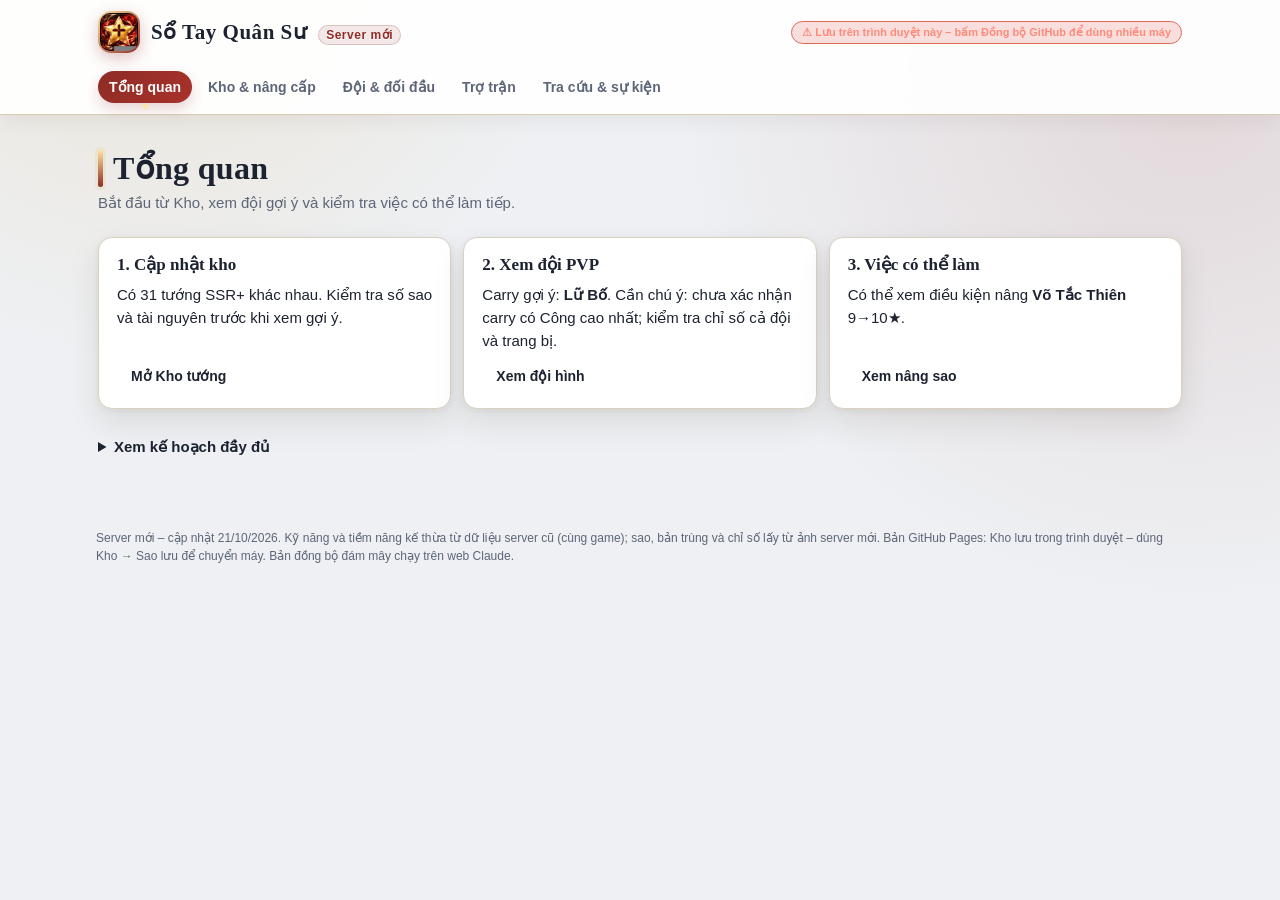
<file: index.html>
<!doctype html>
<html lang="vi">
<head>
<meta charset="utf-8">
<meta name="viewport" content="width=device-width, initial-scale=1, viewport-fit=cover">
<title>Sổ Tay Quân Sư S2</title>
<meta name="theme-color" content="#17130f">
<link rel="icon" href="assets/images/site-icon-fantasy.jpg">
<link rel="stylesheet" href="style.css?v=0eb19499">
</head>
<body>

<header>
  <div class="bar">
    <div class="brand"><div class="seal"><img src="[data-uri]" alt="Biểu tượng Tam Quốc Tứ Thời Ca"></div><h1>Sổ Tay Quân Sư <small style="font:600 12px var(--body);color:var(--muted)">Server mới</small></h1></div><span class="sync" id="kSync2" style="margin-left:10px;font-size:11px">Đang tải…</span>
    <button class="nav-toggle" id="nav-toggle" type="button" aria-controls="app-nav" aria-expanded="false">Menu <span id="nav-current">Tổng quan</span></button>
    <div class="nav-backdrop" id="nav-backdrop" hidden></div>
    <nav id="app-nav" role="tablist" aria-label="Nhóm chức năng">
      <button id="nav-close" type="button">Đóng menu</button>
      <button role="tab" id="t-plan" aria-selected="true" data-tab="plan">Tổng quan</button>
      <button role="tab" id="t-kho-nangcap" aria-selected="false" data-tab="kho-nangcap">Kho &amp; nâng cấp</button>
      <button role="tab" id="t-doi-doidau" aria-selected="false" data-tab="doi-doidau">Đội &amp; đối đầu</button>
      <button role="tab" id="t-trotran" aria-selected="false" data-tab="trotran">Trợ trận</button>
      <button role="tab" id="t-tracuu" aria-selected="false" data-tab="tracuu">Tra cứu &amp; sự kiện</button>
    </nav>
  </div>
</header>
<main>
  <div class="subnav" id="subnav" hidden role="group"></div>
  <section id="plan">
    <h2>Tổng quan</h2>
    <p class="lead">Bắt đầu từ Kho, xem đội gợi ý và kiểm tra việc có thể làm tiếp.</p>
    <div id="planBox"><p class="meta">Đang tính…</p></div>
  </section>

  <section id="doi" hidden>
    <h2>Đội hình tối ưu</h2>
    <p class="lead">Xếp theo tiềm năng tối đa (đủ sao và Nhập Thánh). Bấm vào tướng để xem chi tiết kỹ năng.</p>
    <div class="modes" id="modes"></div>
    <div class="khobar" style="margin:8px 0"><button class="btn ghost" id="exTeam">Tải ảnh đội hình</button><span class="meta" id="exMsg"></span></div>
    <div id="teamview"></div>
    <div class="panel" id="teamOpt" style="margin-top:18px"></div>
    <div class="panel" id="teamLate" style="margin-top:18px"></div>
    <div class="panel" id="teamAlt" style="margin-top:18px"></div>
    <div class="panel" id="teamRadar" style="margin-top:18px"></div>
  </section>

  <section id="tuong" hidden>
    <h2>Danh sách tướng</h2>
    <p class="lead">Điểm 1–5 theo tiềm năng tối đa, do Claude chấm dựa trên mô tả kỹ năng trong ảnh, không phải số liệu của game.</p>
    <div class="tools">
      <input id="q" type="search" placeholder="Tìm tướng hoặc từ khóa kỹ năng (ví dụ: Nộ, choáng, khiên)" aria-label="Tìm tướng">
      <select id="sort" aria-label="Sắp xếp">
        <option value="tong">Sắp xếp: Tổng điểm</option>
        <option value="pvp">Sắp xếp: PVP</option>
        <option value="boss">Sắp xếp: Boss</option>
        <option value="pve">Sắp xếp: PVE</option>
        <option value="sao">Sắp xếp: Sao hiện tại</option>
        <option value="name">Sắp xếp: Tên</option>
      </select>
    </div>
    <div class="filters" id="filters"></div>
    <div class="grid" id="grid"></div>
    <div class="panel" id="cmpPanel" style="margin-top:18px">
      <h3>So sánh hai tướng</h3><p class="meta">Chọn 2 tướng, hoặc mở chi tiết một tướng rồi bấm "So sánh".</p>
      <div class="tools">
        <label for="analysis-hero1">Tướng 1</label><select id="analysis-hero1" aria-label="Chọn tướng thứ nhất"></select>
        <label for="analysis-hero2">Tướng 2</label><select id="analysis-hero2" aria-label="Chọn tướng thứ hai"></select>
      </div>
      <div id="analysis-compare" aria-live="polite"></div>
    </div>
  </section>


  <section id="vs" hidden>
    <h2>Đối đầu</h2>
    <p class="lead">Nhập tướng địch theo ô (1–3 hàng trước, 4–6 hàng sau). File phân loại vai trò và gợi ý đội khắc chế từ kho của bạn. Đây là gợi ý theo luật rút ra từ kỹ năng, không phải mô phỏng trận.</p>
    <div class="khobar"><label for="vsMode">Phụ bản</label><select id="vsMode"></select></div>
    <div class="panel" id="vsModeInfo" style="margin:8px 0 12px;padding:12px 14px"></div>
    <div class="khobar" id="vsCond" hidden><span>Điều kiện sao:</span>
      <label>Tử vong tối đa <select id="vsDeath"><option value="">không</option><option>0</option><option>1</option><option>2</option><option>3</option></select></label>
      <label>Tối đa <select id="vsPheMax"><option value="">–</option><option>0</option><option>1</option><option>2</option><option>3</option><option>4</option><option>5</option></select> tướng phe <select id="vsPhe"><option>3Q</option><option>Hán</option><option>Tần</option><option>Đường</option></select></label>
      <input id="vsCondTxt" placeholder="Điều kiện khác (ghi chú)" style="flex:1;min-width:140px"></div>
    <div class="khobar" id="vsWave" hidden><label for="vsN">Số tướng được ra trận</label><select id="vsN">${""}</select>
      <span>Ô có Buff:</span><span id="vsBuff"></span><input id="vsBuffTxt" placeholder="Buff là gì? (tùy chọn)" style="flex:1;min-width:160px"></div>
    <div class="khobar ocr" hidden><button class="btn" id="ocrPre">📷 Đọc ảnh trước trận</button><span class="meta" id="ocrPreMsg">Chọn ảnh màn hình "Chuẩn bị trước trận" – trang tự điền đội địch, cấp, sao, lực chiến.</span><input type="file" id="ocrPreF" accept="image/*" hidden></div>
    <div class="vsgrid" id="vsSlots"></div>
    <div class="khobar" style="margin-top:12px">
      <label for="vsLv">Cấp địch</label><input id="vsLv" type="number" min="1" placeholder="vd 153"><label for="vsSt">Sao địch</label><input id="vsSt" type="number" min="1" max="20" placeholder="vd 9" style="width:70px" title="Sao chung cho cả đội địch – ô nào khác thì nhập riêng ở ô đó">
      <label for="vsMy">Cấp đội mình <span class="meta">(= Cấp chung ở Kho)</span></label><input id="vsMy" type="number" min="1" placeholder="vd 130">
      <label for="vsLcMe">Lực chiến mình</label><input id="vsLcMe" placeholder="vd 290vạn6676" style="width:130px">
      <label for="vsLcEn">Lực chiến địch</label><input id="vsLcEn" placeholder="vd 307vạn3593" style="width:130px">
      <button class="btn" id="vsGo">Phân tích</button><button class="btn ghost" id="vsClr">Xóa</button>
    </div>
    <div id="vsOut"></div>
    <div class="panel" style="margin-top:16px"><h3>Nhật ký trận</h3>
      <p class="meta" style="margin:0 0 8px">Sau mỗi trận, lưu lại đội địch đang nhập ở trên kèm kết quả. Dần dần trang chỉ ra kiểu đội bạn hay thua.</p>
      <div class="khobar"><select id="blMode"></select><select id="blTeam" title="Đội của bạn đã đánh trận này"></select>
      <input id="blR" type="number" min="1" max="20" placeholder="Số hiệp" style="width:80px" title="Trận kết thúc ở hiệp mấy">
      <input id="blCar" placeholder="ST carry mình (vd 145vạn)" style="width:150px" title="Sát thương của carry đội mình">
      <input id="blMe" placeholder="Tổng ST mình" style="width:110px"><input id="blEn" placeholder="Tổng ST địch" style="width:110px">
      <input id="blNote" placeholder="Ghi chú (tùy chọn)" style="flex:1;min-width:140px"><button class="btn" id="blWin">Lưu: Thắng</button><button class="btn ghost" id="blLose">Lưu: Thua</button><span class="meta" id="blMsg"></span></div>
      <details class="blgrid" style="margin-top:8px"><summary>Nhập sát thương từng ô (tự cộng tổng, tự lấy ST carry)</summary>
        <div class="blg"><div><b>Đội mình</b><div id="blS1"></div></div><div><b>Đội địch</b><div id="blS2"></div></div></div>
        <p class="meta">Gõ đúng như trong game: <code>69.3vạn</code>, <code>358vạn</code>, <code>68619</code>. Ô "Tổng ST" và "ST carry" ở trên tự điền.</p></details>
      <div class="khobar ocr" hidden style="margin-top:8px"><button class="btn ghost" id="ocrRes">📷 Đọc ảnh kết quả</button><span class="meta" id="ocrResMsg">Chọn ảnh bảng kết quả trận – tự điền số hiệp, sát thương, thắng/thua.</span><input type="file" id="ocrResF" accept="image/*" hidden></div>
      <div id="blList"></div></div>
  </section>

  <section id="kho" hidden>
    <h2>Kho tướng</h2>
    <p class="lead">Chọn thẻ tướng để nâng sao hoặc xem Tuyệt kỹ khi đã Nhập Thánh. Quay được tướng mới thì bấm <b>Thêm tướng</b>.</p>
    <div class="khobar">
      <label for="orb">Cầu cam</label><input id="orb" type="number" min="0">
      <label for="kLv">Cấp chung</label><input id="kLv" type="number" min="1" max="999" style="width:80px" placeholder="vd 130">
      <label for="kOd">Cầu cam/ngày</label><input id="kOd" type="number" min="0" style="width:80px" placeholder="vd 300">
      <button class="btn" id="kAdd">Thêm tướng</button><button class="btn ghost" id="kBulk">Nhập nhanh</button>
      <button class="btn ghost" id="kDelMany">Xóa nhiều</button><button class="btn ghost" id="kUndo">Hoàn tác</button>
      <button class="btn ghost" id="kIO">Sao lưu / Khôi phục</button>
      <button class="btn ghost" id="kGH" hidden>Đồng bộ GitHub</button>
      <span class="sync" id="kSync">Chỉ lưu trên máy này</span>
    </div>
    <div class="panel" id="kHint"></div>
    <div class="filters" id="kFilter"></div>
    <details class="panel" id="khoCov" style="margin:10px 0"></details>
    <div class="panel" id="khoLink" style="margin:10px 0" hidden></div>
    <details class="panel" id="khoHunt" style="margin:10px 0"></details>
    <div class="kview" role="group" aria-label="Kiểu hiển thị"><button data-kv="card">Thẻ</button><button data-kv="list">Danh sách</button></div>
    <div id="kList" class="klist"></div>
    <div class="panel" style="margin-top:16px"><h3>Lịch sử</h3><ol id="kLog" class="klog"></ol></div>
  </section>

  <section id="cp" hidden>
    <h2>Phân công pháp</h2>
    <p class="lead">Phân theo số ô đang mở của từng tướng và giới hạn "Số người đeo" của từng cuốn. Mỗi cuốn đều nằm trong giới hạn. Trước khi đeo, gỡ sách khỏi các tướng không ra trận.</p>
    <div class="filters cptbar" style="position:sticky;top:0;z-index:5;background:var(--bg,#fff);padding:6px 0;margin:0 0 8px"><button class="chip" data-cpt="phan">Phân sách</button> <button class="chip" data-cpt="kho" data-bkq="Tuyệt Đại">Tuyệt Đại</button> <button class="chip" data-cpt="kho" data-bkq="Đỏ">Đỏ</button> <button class="chip" data-cpt="kho" data-bkq="Cam">Cam</button> <button class="chip" data-cpt="kho" data-bkq="Tím">Tím</button> <button class="chip" data-cpt="info">Bảng &amp; cơ chế</button></div>
    <div id="cp2"></div>
    <div class="cpt cpt-info">
    <div id="alloc" class="alloc"></div>
    <h3 class="sub">Kho công pháp</h3>
    <p class="meta" style="margin:0 0 10px">Đang đeo / tối đa tính theo bảng phân ở trên. "Dư" là số bản thừa để nâng sao cuốn đó.</p>
    <div class="tablewrap"><table class="books">
      <thead><tr><th>Công pháp</th><th>Bậc</th><th>Sao</th><th>Đeo</th><th>Dư</th><th>Hiệu ứng hiện tại</th><th>Khi max</th><th>Hợp với</th></tr></thead>
      <tbody id="bookbody"></tbody></table></div>
    <div class="cols2" style="margin-top:16px">
      <div class="panel"><h3>Cơ chế công pháp</h3><ul>
        <li>Tướng 6★ mới mở ô công pháp; tối đa 8 ô ở 15★.</li>
        <li>Sao của cuốn sách quyết định số người được đeo cùng lúc và độ mạnh hiệu ứng.</li>
        <li>Mỗi sao của sách cộng cấp Bảo Điển (Tím +1, Cam +5, Đỏ +10). Bảo Điển Lv200 cho cả đội +7% Tăng ST và +7% Giảm ST; hiện đang Lv163.</li>
      </ul></div>
      <div class="panel"><h3>Nên nâng sao sách nào</h3><ol class="prio">
        <li><b>Tây Thi</b> (dư 1): nguồn Nộ cho Lữ Bố, mỗi sao +8% xác suất.</li>
        <li><b>Bạch Khởi</b> (dư 1): lên 2★ mở thêm 1 người đeo, +3% xác suất Vết Nứt.</li>
        <li><b>Thuần Vu Quỳnh, Tuân Úc</b> (dư 4): đủ bản thì nâng để cộng cấp Bảo Điển.</li>
        <li>Sách cam/đỏ cộng nhiều cấp Bảo Điển hơn sách tím, ưu tiên khi có bản dư.</li>
      </ol></div>
    </div>
    </div>
  </section>

  <section id="thanthu" hidden>
    <h2>Thần thú</h2>
    <p class="lead">Theo dõi thần thú đang có, số mảnh (50 mảnh = triệu hồi 1 con) và thứ tự nên đầu tư cho đội Lữ Bố. Hiệu quả ghi bên dưới là mốc <b>15★</b> theo ảnh trong game.</p>
    <div class="panel" id="ttOwned"></div>
    <div class="panel" style="margin-top:14px" id="ttPool"></div>
    <div class="panel" style="margin-top:14px" id="ttTalent"></div>
  </section>

  <section id="linhphu" hidden>
    <h2>Linh phù</h2>
    <p class="lead">Linh phù cộng chỉ số cho <b>toàn bộ tướng</b>. Chọn phẩm của từng ô để tính tổng; cộng phẳng bằng nhau cho mọi tướng nên không làm Lữ Bố mất vị trí Công cao nhất.</p>
    <div class="panel" id="lpTotal"></div>
    <div id="lpGrid" class="lpgrid" style="margin-top:14px"></div>
    <div class="panel" style="margin-top:14px"><h3>Còn thiếu dữ liệu</h3><ul><li>Số linh phù cùng bậc cần để <b>ghép</b> lên bậc kế (2 hay 3).</li><li>Giá trị ô <b>Tăng ST / Giảm ST</b> theo từng phẩm.</li><li>Điều kiện mở kỹ năng của từng linh thú (Huyền Anh, Tuế Dư, Bạch Tàng, Kim Tố, Chu Minh, Trường Doanh, Thanh Dương, Thương Linh).</li></ul><p class="meta">Gửi ảnh các mục này để web tính ghép và gợi ý chính xác.</p></div>
  </section>

  <section id="tienthuc" hidden>
    <h2>Tiên Thực</h2>
    <p class="lead">Kỳ Thảo gom thành <b>tổ hợp 1–3 cây</b>; tổ hợp <b>Giới Hạn</b> chỉ có trong thời gian giới hạn. Kích hoạt đủ 3 cây mở kỹ năng tổ hợp; nâng sao cả 3 cây lên mốc yêu cầu thì kỹ năng tự lên cấp. Thuộc tính sao của từng Kỳ Thảo cộng cho <b>toàn bộ tướng</b>.</p>
    <div class="panel" id="ttcBox"></div>
    <div class="panel" style="margin-top:14px"><h3>Cơ chế (theo mô tả trong game, 18/11)</h3><ul>
     <li>Mọi Kỳ Thảo Đỏ có cùng bảng HP/Công/Thủ theo sao; chỉ khác dòng % Kỳ Thảo (Công/HP/Thủ/toàn thuộc tính – nhiều khả năng chỉ tăng phần chỉ số do Kỳ Thảo cho) và Tăng hay Giảm ST Thêm (+0,5%/sao).</li>
     <li>Tiêu <b>mảnh Kỳ Thảo chỉ định</b> (50 mảnh) để kích hoạt; tiêu nguyên liệu chỉ định để nâng sao.</li>
     <li>Có kỹ năng tổ hợp áp dụng cho toàn thể tướng, có kỹ năng chỉ cho <b>tướng được trang bị</b>. Tướng <b>đạt 5★</b> mới trang bị được, mỗi tướng tối đa <b>1</b> kỹ năng Kỳ Thảo.</li>
     <li><b>Kỳ Thảo Kỳ Duyên</b>: rút bằng <b>Kỳ Thảo Linh Sách</b>, nhận khi tích nạp đạt mức chỉ định. Mỗi lần rút thêm 1 <b>Kỳ Thảo Linh Uẩn</b>, đổi Kỳ Thảo chỉ định ở Tiệm Kỳ Thảo (không bị xóa).</li>
     <li>Trước khi rút chọn <b>Kỳ Thảo Như Ý</b>; rút đủ số lần chắc chắn nhận. Ra Kỳ Thảo Đỏ sớm thì lượt bảo đảm <b>không reset</b>.</li>
    </ul></div>
  </section>
  <section id="kyquan" hidden>
    <h2>Kỳ quan</h2>
    <p class="lead">Kỳ quan ra trận tự kích hoạt kỹ năng trong chiến đấu, <b>chỉ cho tướng được xếp vào ô</b> (xác nhận 18/11); <b>20% thuộc tính</b> của Kỳ quan cộng cho toàn bộ tướng. Mỗi Kỳ quan cùng tên chỉ có 1.</p>
    <div class="panel" id="kqBox"></div>
    <div class="panel" style="margin-top:14px"><h3>Cơ chế (theo mô tả trong game, 18/11)</h3><ul>
     <li>Thu thập mảnh để kích hoạt Kỳ quan hoặc mở khóa ô cấp; tiêu vật liệu chỉ định để tăng cấp.</li>
     <li>Duyên Kỳ quan kích hoạt rồi thì nâng sao được; điều kiện nâng sao là <b>số ô cấp đã kích hoạt</b>.</li>
     <li><b>Kỳ Quan Bố Trận</b>: đạt số ô cấp chỉ định thì mở thêm vị trí tướng ra trận (ô 1 mở sẵn; ô 2–5 cần 3/6/9/12 ô).</li>
     <li>Tổng sao Kỳ quan đạt <b>14</b> mở Thức tỉnh Kỳ quan (bậc Thánh Tôn, tiêu Đá Thánh Tôn Kỳ Quan).</li>
    </ul></div>
    <div class="panel" id="kqTalent" style="margin-top:14px"></div>
  </section>
  <section id="chienhon" hidden>
    <h2>Chiến hồn</h2>
    <p class="lead">8 ô Chiến hồn cộng HP/Công/Thủ cho <b>toàn bộ tướng</b>. Nhóm <b>Mộc</b> (Công) mở thêm Tăng ST PVP, nhóm <b>Kim</b> (Thủ) mở thêm Miễn ST PVP ở các mốc nuôi dưỡng. Sửa cấp “+” khi bạn cường hóa trong game.</p>
    <div class="panel" id="chRes"></div>
    <div class="panel" style="margin-top:14px" id="chPlan"></div>
    <div id="chGrid" class="lpgrid" style="margin-top:14px"></div>
    <div class="panel" style="margin-top:14px"><h3>Cơ chế (theo mô tả trong game)</h3><ul>
      <li><b>Nuôi dưỡng</b>: tiêu [Kết Tinh Diệu Tinh] để tăng thuộc tính cơ bản; đạt cấp nhất định mở thêm thuộc tính theo giai đoạn. Đổi Chiến hồn khác <b>giữ cấp nuôi dưỡng của ô</b>.</li>
      <li><b>Cộng hưởng</b>: khi cả 8 Chiến hồn đang trang bị đạt cấp yêu cầu → nhận buff thuộc tính nuôi dưỡng.</li>
      <li><b>Nâng sao</b>: nuốt Chiến hồn cùng loại để lấy Điểm Nâng Sao (phẩm càng cao càng nhiều điểm). Đổi Chiến hồn <b>không giữ sao</b>; nuốt Chiến hồn có sao thì quy đổi điểm có hao hụt.</li>
      <li><b>Tẩy dòng</b> (Chiến hồn Đỏ trở lên): tiêu [Tinh Tủy Ngọc]/[Tinh Tủy Lưu Ly]. Loại Công và Thủ có bộ dòng khác nhau; mỗi dòng là duy nhất; tẩy cao cấp chắc chắn ra dòng Cam+; khóa dòng tốn thêm; mỗi lần tẩy cộng EXP tẩy (đầy EXP tăng chỉ số cơ bản cho toàn bộ tướng); Cổ Đế và cấp Thức Tỉnh Cổ Đế tăng xác suất dòng tốt. Đổi Chiến hồn <b>không giữ dòng</b>.</li>
      <li>Phẩm càng cao thì chỉ số gốc càng cao và nhiều dòng ngẫu nhiên hơn; phẩm <b>Đa Sắc</b> có hiệu ứng bộ.</li></ul>
      <p class="meta">Chưa có dữ liệu: ngưỡng các cấp Cộng hưởng khác ngoài cấp 7 (+40), giá trị buff Cộng hưởng, các mốc mở thêm đã qua (ảnh chỉ cho mốc kế tiếp), ý nghĩa ô T/P/B/C (đang 0/4), hiệu ứng bộ Đa Sắc.</p></div>
  </section>

  <section id="tuyetky" hidden>
    <h2>Tuyệt kỹ (Nhập Thánh)</h2>
    <p class="lead">Từ <b>Nhập Thánh 2 lửa</b>, mỗi mốc lửa mở 1 hàng Tuyệt kỹ, chọn 1 trong 4 (đổi được). Bảng dưới liệt kê tướng đã Nhập Thánh, Tuyệt kỹ đang chọn và gợi ý theo vai trò của tướng (bảng <code>SYN</code>). Hàng chưa mở vẫn hiện để lên kế hoạch trước.</p>
    <div class="acts" style="justify-content:flex-start"><button class="btn ghost" type="button" id="tkAll" hidden>Xem tất cả tướng Nhập Thánh</button></div><div id="tkList"></div>
    <div class="panel" style="margin-top:14px"><h3>Còn thiếu dữ liệu</h3><ul><li>Tuyệt kỹ hàng <b>Nhập Thánh 4, 5 và Thánh Tôn</b> (đang khóa).</li><li>4 lựa chọn mỗi hàng có <b>giống nhau cho mọi tướng</b> không (hiện mới có ảnh của Lữ Bố).</li><li>Nộ của Lữ Bố có giới hạn tối đa không (ảnh hưởng giá trị “Càng Đánh Càng Mạnh”).</li></ul></div>
  </section>

  <section id="trangbi" hidden>
    <h2>Trang bị</h2>
    <p class="lead">Chưa có dữ liệu trang bị. Gửi ảnh màn hình trang bị (danh sách món, chỉ số từng phẩm, cách cường hóa/ghép) để bổ sung tab này.</p>
    <div class="panel"><h3>Nguyên tắc đã chốt</h3><ul><li>Lữ Bố: Bạo Kích &gt; Trúng &gt; Công – luôn giữ Công cao nhất đội.</li><li>Hỗ trợ/tank: HP, Thủ, Miễn ST; Công thấp hơn Lữ Bố.</li></ul></div>
  </section>


  <section id="sao" hidden>
    <h2>Nâng sao</h2>
    <p class="lead">Bảng tự tính theo sao hiện tại trong Kho: mốc kế tiếp, bản trùng, tướng nguyên liệu (không tính tướng đội chính) và cầu cam.</p>
    <div class="cash"><label for="cash">Nguyên liệu đang có</label><input id="cash" type="number" min="0"></div>
    <div class="tablewrap"><table>
      <thead><tr><th>Tướng</th><th>Sao</th><th>Mở khi lên sao kế</th><th>Bản sao</th><th>Tướng cùng phe</th><th>Nguyên liệu</th><th>Trạng thái</th><th>Lưu ý</th></tr></thead>
      <tbody id="upbody"></tbody>
    </table></div>
    <div class="panel" style="margin-top:16px"><h3>Lộ trình dài hạn</h3><p class="meta" style="margin:0 0 8px">Chọn tướng và mốc sao muốn đạt: trang cộng dồn bản trùng, tướng nguyên liệu, cầu cam và so với kho.</p><div id="road"></div></div>
    <div class="legend">
      <span><i class="star" style="background:#d9a521"></i>Vàng 1–5 = 1–5★</span>
      <span><i class="star" style="background:#d1453b"></i>Đỏ 1–5 = 6–10★</span>
      <span><i class="star" style="background:linear-gradient(135deg,#7bc6ff,#c48bff,#ffb3d9)"></i>Cầu vồng 1–5 = 11–15★, sau đó là Nhập Thánh</span>
    </div>
    <div class="panel" style="margin-top:16px"><h3>Mở ô công pháp (kỳ sách) theo sao</h3>
      <div class="tablewrap" style="border:0"><table style="min-width:520px"><thead><tr><th>Sao</th><th>6★</th><th>9★</th><th>10★</th><th>12★</th><th>14★</th><th>15★</th></tr></thead>
      <tbody><tr><td>Ô mở thêm</td><td class="num">2</td><td class="num">+1</td><td class="num">+2</td><td class="num">+1</td><td class="num">+1</td><td class="num">+1</td></tr>
      <tr><td>Tổng ô</td><td class="num">2</td><td class="num">3</td><td class="num">5</td><td class="num">6</td><td class="num">7</td><td class="num">8</td></tr></tbody></table></div>
      <p class="meta" style="margin:8px 0 0">Dưới 6★ chưa đeo được công pháp. Lên 9★ và 10★ vừa mở Đặc tính vừa mở thêm ô, nên đáng nâng gấp đôi.</p>
      <div id="slotplan" style="margin-top:12px"></div></div>
    <div class="cols2" style="margin-top:16px">
      <div class="panel"><h3>Thứ tự mốc nên nâng</h3><ol class="prio" id="prio"></ol></div>
      <div class="panel"><h3>Cầu cam theo mốc sao</h3>
        <div class="tablewrap" style="border:0"><table style="min-width:420px"><thead><tr><th>Mốc</th><th>Cầu cam</th><th>Nguồn số liệu</th></tr></thead><tbody>
        <tr><td>5→6★</td><td class="num">0</td><td>Bạn xác nhận (1 bản trùng + 1 tướng 5★ cùng phe)</td></tr>
        <tr><td>6→7★</td><td class="num">1,000</td><td>Hồng Phất Nữ</td></tr>
        <tr><td>7→8★</td><td class="num">1,000</td><td>Vệ Thanh</td></tr>
        <tr><td>8→9★</td><td class="num">2,000</td><td>Lý Long Cơ, Thương Ưởng</td></tr>
        <tr><td>9→10★</td><td class="num">1,000</td><td>Bạn xác nhận (1 tướng 6★ cùng phe, không cần bản trùng)</td></tr>
        <tr><td>10→11★</td><td class="num">3,000</td><td>Ban Chiêu (server cũ)</td></tr>
        <tr><td>11→12★</td><td class="num">2,000</td><td>Điêu Thuyền (server cũ)</td></tr>
        <tr><td>12→13★</td><td class="num">5,000</td><td>Tây Thi (server cũ)</td></tr>
        <tr><td>13→14★</td><td class="num">2,500</td><td>Lý Long Cơ (server cũ)</td></tr>
        <tr><td>15★→Nhập Thánh 1</td><td class="num">5,000</td><td>+ 2 bản trùng + 1 tướng cùng phe 10★</td></tr>
        <tr><td>NT1→NT2</td><td class="num">4 × 3,000</td><td>4 ô: 2 tướng 6★ cùng phe / 1 tướng 6★ cùng phe / tướng 8★ / 10★ bất kỳ</td></tr>
        <tr><td>NT2→NT3</td><td class="num">4 × 3,000</td><td>4 ô: bản trùng 6★ / tướng 8★ / 7★ / 10★ bất kỳ</td></tr>
        </tbody></table></div>
        <p class="meta" style="margin:8px 0 0">Mốc mở Đặc tính (9, 11, 13★) tốn nhiều hơn mốc chỉ số.</p></div>
      </div>
    <div class="cols2" style="margin-top:16px">
      <div class="panel"><h3>Cơ chế nâng sao</h3><ul>
        <li>Mỗi lần lên sao cần nguyên liệu, có thể cần thêm 1 bản sao của chính tướng đó và tướng cùng phe đạt số sao yêu cầu.</li>
        <li><b>Tướng cùng phe bị tiêu hao.</b> Trước khi bấm, kiểm tra ô nguyên liệu không chọn nhầm tướng trong đội chính (ví dụ Vương Chiêu Quân khi nâng Ban Chiêu).</li>
        <li>Mỗi bậc sao tăng hệ số HP, Công, Thủ và nâng giới hạn cấp.</li>
        <li>Ưu tiên mốc Đặc tính (9, 11, 13★, Nhập Thánh) hơn mốc chỉ số.</li>
      </ul></div>
    </div>
  </section>

  <section id="quy" hidden>
    <h2>Quy tắc xây đội</h2>
    <p class="lead">Nguyên tắc <b>tự suy ra từ Kho hiện tại</b>: tướng đang có và số sao, kỹ năng từng mốc sao, phân loại vai trò và đội hình. Đổi kho hay nâng sao thì quy tắc đổi theo.</p>
    <div class="cols2">
      <div class="panel"><h3>Nguyên tắc theo kho của bạn</h3><div id="quyDyn"></div></div>
      <div>
        <div class="panel"><h3>Cơ chế game (cố định)</h3><ul>
          <li><b>6★ là mốc bắt buộc:</b> giới hạn cấp 100 → 145, chỉ số ×1.2, Nộ cơ bản +2, mở 2 ô công pháp.</li>
          <li><b>Ô công pháp theo sao:</b> 6★: 2 · 9★: 3 · 10★: 5 · 12★: 6 · 14★: 7 · 15★: 8. Mốc đặc tính: 9★, 11★, 13★, Nhập Thánh.</li>
          <li><b>Ô đội hình:</b> 1–3 hàng trước, 4–6 hàng sau; 1-4, 2-5, 3-6 cùng làn. Đòn đơn thể đánh ô trước cùng làn trước.</li>
          <li><b>Thứ tự ra đòn:</b> PVP: <b>bên phòng thủ (bị khiêu chiến) đi trước</b> – thần thú có kỹ năng ra chiêu của bên đó đánh đầu tiên, rồi xen kẽ ô1 phòng thủ → ô1 khiêu chiến → ô2…; khi bạn đi đánh, tướng địch ô 1 ra đòn trước mọi tướng của bạn; khi bạn bị đánh, ô 1 của <b>đội phòng thủ</b> của bạn được ra đòn trước; PVE đội ta ra trước. PVP tối đa 20 hiệp, phụ bản 15, Rèn luyện Bang 5.</li>
          <li><b>Nâng sao tiêu hao tướng cùng phe</b> ở số sao yêu cầu – không dùng tướng đội chính làm nguyên liệu.</li>
          <li><b>Linh phù, thần thú</b> cộng cho toàn bộ tướng – không làm đổi thứ tự Công giữa các tướng.</li>
        </ul></div>
        <div class="panel" style="margin-top:14px"><h3>Cần kiểm tra</h3><div id="quyChk"></div></div>
      </div>
    </div>
  </section>
  <section id="evlist" hidden>
    <h2>Lịch sự kiện</h2>
    <p class="lead">Theo dõi các sự kiện theo tuần, tháng: hạn kết thúc, mục tiêu, phần thưởng và ghi chú. Lưu cùng Kho nên đồng bộ giữa các máy.</p>
    <div class="panel" id="evBox"></div>
  </section>

  <section id="codviem" hidden>
    <h2>Thí Luyện Cổ Đế Viêm</h2>
    <p class="lead">Theo dõi đội hình đánh boss và đọc lại thống kê trận. Số liệu bên dưới được chép từ ảnh kết quả bạn gửi; do ảnh không hiển thị rõ tên từng tướng trong bảng xám, hàng được ghi theo vị trí thay vì đoán tên.</p>
    <div class="cols2">
      <div class="panel">
        <h3>Quy tắc sự kiện</h3>
        <ul>
          <li>Mỗi ngày có thể khiêu chiến không giới hạn; lấy ST mỗi trận để thống kê.</li>
          <li>Lần đầu trong ngày đạt mục tiêu ST sẽ nhận thưởng tiến độ ngày; tiến độ làm mới lúc 5:00.</li>
          <li>Khi sự kiện kết thúc, dùng ST cao nhất kỳ này để xếp hạng và phát thưởng.</li>
          <li>Khi khiêu chiến boss, ra trận Cổ Đế kỳ này giúp toàn bộ tướng nhận buff thuộc tính; Thức Tỉnh Cổ Đế bậc càng cao thì buff càng cao.</li>
        </ul>
      </div>
      <div class="panel">
        <h3>Đọc kết quả hiện tại</h3>
        <p><b>Trạng thái trong ảnh:</b> hiệp 4/5.</p>
        <p>Đội của bạn có một tướng đạt <b>20,7 vạn sát thương</b> (MVP) và một tướng hồi phục <b>33,6 vạn</b>. Một tướng nhận <b>66,8 vạn sát thương</b>, cao nhất ở cột chịu ST.</p>
        <p class="meta">Chưa đủ dữ liệu để kết luận nguyên nhân thất bại hoặc xác định chính xác tên tướng theo từng hàng. Hãy dùng bảng dưới để so sánh vai trò và các lần đánh tiếp theo.</p>
      </div>
    </div>
    <div class="panel" style="margin-top:14px">
      <h3>Đội của bạn — số liệu từ ảnh</h3>
      <div class="table-wrap">
        <table class="codviem-table">
          <thead><tr><th>Vị trí</th><th>Sát thương</th><th>Trị liệu</th><th>Chịu ST</th></tr></thead>
          <tbody>
            <tr><td>Tướng 1</td><td>15.227</td><td>0</td><td>57,4 vạn</td></tr>
            <tr><td>Tướng 2</td><td>0</td><td>22,9 vạn</td><td>66,8 vạn</td></tr>
            <tr><td>Tướng 3</td><td>13.986</td><td>0</td><td>50,1 vạn</td></tr>
            <tr><td><b>Tướng 4 · MVP</b></td><td><b>20,7 vạn</b></td><td>0</td><td>46,5 vạn</td></tr>
            <tr><td>Tướng 5</td><td>9.253</td><td>0</td><td>62,9 vạn</td></tr>
            <tr><td>Tướng 6</td><td>5.818</td><td><b>33,6 vạn</b></td><td>57,1 vạn</td></tr>
          </tbody>
        </table>
      </div>
      <h3 style="margin-top:18px">Đội boss — số liệu từ ảnh</h3>
      <div class="table-wrap">
        <table class="codviem-table">
          <thead><tr><th>Vị trí</th><th>Sát thương</th><th>Trị liệu</th><th>Chịu ST</th></tr></thead>
          <tbody>
            <tr><td>Boss 1</td><td>71,1 vạn</td><td>0</td><td>21,7 vạn</td></tr>
            <tr><td>Boss 2</td><td>35,9 vạn</td><td>0</td><td>9.253</td></tr>
            <tr><td>Boss 3</td><td>54,8 vạn</td><td>0</td><td>5.818</td></tr>
            <tr><td>Boss 4</td><td>38,8 vạn</td><td>0</td><td>9.496</td></tr>
            <tr><td><b>Boss 5 · ST cao nhất</b></td><td><b>122 vạn</b></td><td>0</td><td>4.662</td></tr>
            <tr><td>Boss 6</td><td>17,9 vạn</td><td>0</td><td>4.662</td></tr>
          </tbody>
        </table>
      </div>
      <p class="meta">Lưu ý: số liệu và thứ tự hàng được chép theo những gì đọc được trên ảnh; không quy đổi các giá trị không có đơn vị “vạn”, và không gán tên tướng khi ảnh chưa đủ rõ.</p>
    </div>
    <div class="panel" style="margin-top:14px">
      <h3>Ghi chú lần đánh tiếp theo</h3>
      <label for="codviem-note">Ghi lại thay đổi đội hình, kết quả hoặc điều cần thử</label>
      <textarea id="codviem-note" rows="4" placeholder="Ví dụ: đổi vị trí chủ lực, ghi ST cao nhất, ghi lý do hết thời gian..."></textarea>
      <div class="row-actions" style="display:flex;gap:8px;flex-wrap:wrap;margin-top:8px">
        <button class="btn" type="button" id="codviem-save">Lưu ghi chú</button>
        <button class="btn ghost" type="button" id="codviem-clear">Xóa ghi chú</button>
        <span id="codviem-status" class="meta" aria-live="polite"></span>
      </div>
      <p class="meta">Ghi chú lưu cùng Kho: trên web Claude được đồng bộ giữa các thiết bị; trên bản GitHub chỉ lưu trong trình duyệt này (dùng Kho → Sao lưu để chuyển máy).</p>
    </div>
  </section>

  <section id="camnang" hidden>
    <h2>Cẩm nang tướng &amp; trận hình</h2>
    <p class="lead">Bản tóm tắt để nhìn nhanh hệ thống tướng, chọn vai trò và bắt đầu dựng một đội 6 người có mục tiêu rõ ràng.</p>

    <h3 class="sub">Bốn phe chính</h3>
    <div class="guide-grid">
      <article class="guide-card"><div class="guide-mark">魏</div><h3>Tam Quốc</h3><p>Một trong bốn phe nền tảng. Đối chiếu phe khi tìm Duyên Phận và chọn nguyên liệu nâng sao.</p></article>
      <article class="guide-card faction-han"><div class="guide-mark">漢</div><h3>Hán</h3><p>Tướng cùng phe có xu hướng bổ trợ lẫn nhau trong bộ kỹ năng; kiểm tra hiệu ứng thực tế trước khi chốt đội.</p></article>
      <article class="guide-card faction-tan"><div class="guide-mark">秦</div><h3>Tần</h3><p>Dùng bộ lọc Phe trong mục <b>Tướng</b> hoặc <b>Kho</b> để theo dõi bản trùng và nguyên liệu cùng phe.</p></article>
      <article class="guide-card faction-duong"><div class="guide-mark">唐</div><h3>Đường</h3><p>Không bắt buộc phải chỉ dùng một phe: ưu tiên Duyên Phận và sự ăn khớp kỹ năng của đội hiện có.</p></article>
    </div>

    <h3 class="sub">Vai trò trong đội</h3>
    <div class="guide-grid roles">
      <article class="guide-card role-def"><div class="guide-mark">盾</div><h3>Phòng thủ</h3><p>Thường hợp hàng trước để gánh sát thương, che chắn cho chủ lực phía sau.</p></article>
      <article class="guide-card role-mage"><div class="guide-mark">術</div><h3>Thuật Sĩ</h3><p>Tạo giá trị bằng kỹ năng diện rộng, khống chế hoặc hiệu ứng đặc biệt; xem kỹ mô tả kỹ năng từng tướng.</p></article>
      <article class="guide-card role-atk"><div class="guide-mark">攻</div><h3>Tấn công</h3><p>Ưu tiên trang bị và chỉ số Công cho một chủ lực rõ ràng, nhất là khi kỹ năng đồng đội nhắm tướng Công cao nhất.</p></article>
      <article class="guide-card role-sup"><div class="guide-mark">援</div><h3>Bổ Trợ</h3><p>Gia tăng nhịp vận hành đội thông qua hồi phục, khiên, nộ khí hoặc các hiệu ứng tăng cường.</p></article>
    </div>

    <div class="guide-layout">
      <div class="panel">
        <h3>Phẩm chất &amp; nâng phẩm</h3>
        <div class="tablewrap" style="margin-top:12px"><table style="min-width:520px"><thead><tr><th>Phẩm chất</th><th>Nhận diện</th><th>Ưu tiên sử dụng</th></tr></thead><tbody>
          <tr><td><b>R</b></td><td>Lam</td><td>Thường dùng làm nền hoặc nguyên liệu, tùy điều kiện nâng phẩm trong game.</td></tr>
          <tr><td><b>SR</b></td><td>Tím</td><td>Đội chuyển tiếp hay nguyên liệu; giữ lại nếu đang cần đúng phe hoặc đúng bản trùng.</td></tr>
          <tr><td><b>SSR</b></td><td>Cam</td><td>Đánh giá theo kỹ năng, Duyên Phận và số bản đang có—không chỉ theo màu.</td></tr>
          <tr><td><b>SSR+</b></td><td>Truyền Thuyết</td><td>Ứng viên đầu tư dài hạn khi phù hợp đội; nâng phẩm cao hơn sẽ mở thêm kỹ năng.</td></tr>
          <tr><td><b>Thánh Tôn</b></td><td>Mốc tối đa</td><td>Đích phát triển cuối; đối chiếu các mốc mở kỹ năng trước khi dồn toàn bộ tài nguyên.</td></tr>
        </tbody></table></div>
      </div>
      <aside class="panel">
        <h3>Khởi đầu đội 6</h3>
        <ol class="guide-steps">
          <li><b>Chọn 1 chủ lực</b>Giữ Công cao nhất đội nếu bộ kỹ năng đồng minh có điều kiện theo chỉ số Công.</li>
          <li><b>Đặt tuyến trước</b>Ưu tiên tướng chịu đòn hoặc có hiệu ứng phòng thủ ở hàng trước.</li>
          <li><b>Bù vai trò còn thiếu</b>Thêm sát thương, khống chế hoặc hỗ trợ theo điểm yếu của đội.</li>
          <li><b>Kiểm tra Duyên Phận</b>Đổi từng vị trí để giữ tổ hợp có hiệu ứng kích hoạt thật sự.</li>
          <li><b>Thử trận rồi chỉnh</b>Đội mạnh trên giấy vẫn cần kiểm tra ở phụ bản, PVP hoặc boss.</li>
        </ol>
      </aside>
    </div>

    <div class="cols2" style="margin-top:18px">
      <div class="panel"><h3>Cách dùng nhanh trang này</h3><ul>
        <li>Vào <b>Tướng</b> để lọc phe, vai trò và mở chi tiết kỹ năng.</li>
        <li>Vào <b>Đội hình</b> để xem vị trí 1–3 hàng trước, 4–6 hàng sau và các Duyên Phận đang kích hoạt.</li>
        <li>Vào <b>Đối đầu</b> để nhập đội địch, sau đó điều chỉnh theo gợi ý từ kho của bạn.</li>
        <li>Vào <b>Kho</b> và <b>Nâng sao</b> trước khi tiêu hao bản trùng hoặc tướng cùng phe.</li>
      </ul></div>
      <div class="panel"><h3>Ưu tiên hữu ích</h3><ul>
        <li>Đừng đánh đổi một Duyên Phận mạnh chỉ để tăng một ít điểm Công cơ bản.</li>
        <li>Giữ tướng đội chính ngoài danh sách nguyên liệu cho đến khi xác nhận phương án nâng sao.</li>
        <li>Phân biệt chỉ số gốc với hiệu ứng trong trận: nộ khí, khiên, buff Công và giảm phòng thủ có thể đảo thứ hạng thực chiến.</li>
        <li>Ghi chú những câu chữ chưa rõ trong kỹ năng và kiểm tra lại trực tiếp trong game trước khi đầu tư lớn.</li>
      </ul></div>
    </div>
    <p class="guide-disclaimer"><b>Phạm vi thông tin:</b> Phe, vai trò, phẩm chất, đội tối đa 6 tướng, Duyên Phận và mốc Thánh Tôn được tổng hợp từ cẩm nang bạn cung cấp. Các gợi ý vận hành đội được ghi riêng như mẹo thực dụng; ưu tiên mô tả hiện hành trong game nếu có khác biệt.</p>
  </section>
</main>
<footer>Server mới – cập nhật 21/10/2026. Kỹ năng và tiềm năng kế thừa từ dữ liệu server cũ (cùng game); sao, bản trùng và chỉ số lấy từ ảnh server mới. Bản GitHub Pages: Kho lưu trong trình duyệt – dùng Kho → Sao lưu để chuyển máy. Bản đồng bộ đám mây chạy trên web Claude.</footer>

<dialog id="dlg" aria-labelledby="dlg-title">
  <div class="dh"><div id="dlg-token"></div><div><h3 id="dlg-title"></h3><div class="meta" id="dlg-meta"></div></div><button class="x" id="dlg-x" aria-label="Đóng">×</button></div>
  <div class="db" id="dlg-body"></div>
</dialog>
<script src="script.js?v=0eb19499"></script>
</body>
</html>
</file>
<file: style.css>
/* Layout: thanh tab cố định trên, nội dung một cột rộng tối đa 1120px; đội hình vẽ thành sa bàn 2 hàng × 3 cột */
:root{
  --bg:#eef0f3; --surface:#ffffff; --surface-2:#f6f7f9; --ink:#1c2230; --muted:#5d6678; --line:#d9dde4;
  --accent:#a8322a; --accent-ink:#ffffff;
  --q3:#2f62b3; --han:#2f8a57; --tan:#b07d12; --duong:#7b4bb0; --code:#c0392b;
  --front:#fbe9e4; --back:#e6eef9;
  --good:#3c8d4f; --warn:#c08a16; --bad:#b2433a;
  --display:"Palatino Linotype","Book Antiqua",Palatino,Georgia,"Times New Roman",serif;
  --body:"Segoe UI",Roboto,"Helvetica Neue",Arial,sans-serif;
  --mono:Consolas,"SF Mono",Menlo,monospace;
  color-scheme:light;
}
@media (prefers-color-scheme: dark){ :root:not([data-theme="light"]){
  --bg:#12151b; --surface:#1b1f27; --surface-2:#222732; --ink:#e7e9ee; --muted:#9aa3b5; --line:#2f3542;
  --accent:#e0675d; --accent-ink:#1a0c0a;
  --q3:#6f9ae6; --han:#5cbf86; --tan:#e0b04a; --duong:#b18be6;
  --front:#3a2421; --back:#1e2b40;
  --good:#6cc27f; --warn:#e3b44f; --bad:#e2766c; color-scheme:dark }}
:root[data-theme="dark"]{
  --bg:#12151b; --surface:#1b1f27; --surface-2:#222732; --ink:#e7e9ee; --muted:#9aa3b5; --line:#2f3542;
  --accent:#e0675d; --accent-ink:#1a0c0a;
  --q3:#6f9ae6; --han:#5cbf86; --tan:#e0b04a; --duong:#b18be6;
  --front:#3a2421; --back:#1e2b40;
  --good:#6cc27f; --warn:#e3b44f; --bad:#e2766c; color-scheme:dark }
*{box-sizing:border-box}
html,body{margin:0}
body{background:var(--bg);color:var(--ink);font:15px/1.55 var(--body)}
header{position:sticky;top:0;z-index:10;background:var(--surface);border-bottom:1px solid var(--line)}
.bar{max-width:1120px;margin:0 auto;padding:10px 16px;display:flex;align-items:center;gap:16px;flex-wrap:wrap}
.brand{display:flex;align-items:center;gap:10px;margin-right:auto}
.seal{width:34px;height:34px;border-radius:6px;background:var(--accent);color:var(--accent-ink);display:grid;place-items:center;font:700 18px var(--display)}
.brand h1{font:600 20px var(--display);margin:0;letter-spacing:.02em}
.nav-toggle{display:none}.nav-backdrop[hidden]{display:none}
#nav-close{display:none}
nav{display:flex;gap:4px;flex-wrap:wrap}
nav button{font:600 14px var(--body);border:0;background:transparent;color:var(--muted);padding:8px 12px;border-radius:6px;cursor:pointer}
nav button[aria-selected="true"]{background:var(--surface-2);color:var(--ink);box-shadow:inset 0 -2px 0 var(--accent)}
main{max-width:1120px;margin:0 auto;padding:20px 16px 48px}
section[hidden]{display:none}
h2{font:600 24px var(--display);margin:4px 0 4px;text-wrap:balance}
.lead{color:var(--muted);margin:0 0 18px;max-width:70ch}
button:focus-visible,input:focus-visible,select:focus-visible{outline:2px solid var(--accent);outline-offset:2px}

/* mode switch */
.modes{display:flex;gap:8px;flex-wrap:wrap;margin-bottom:18px}
.modes button{font:600 14px var(--body);padding:8px 14px;border-radius:999px;border:1px solid var(--line);background:var(--surface);color:var(--ink);cursor:pointer}
.modes button[aria-pressed="true"]{background:var(--ink);color:var(--bg);border-color:var(--ink)}

.team{display:grid;grid-template-columns:minmax(0,1.1fr) minmax(0,1fr);gap:20px;align-items:start}
@media (max-width:820px){.team{grid-template-columns:minmax(0,1fr)}}
.board{background:var(--surface);border:1px solid var(--line);border-radius:10px;padding:16px}
.board-head{display:flex;justify-content:space-between;align-items:baseline;gap:12px;margin-bottom:12px;flex-wrap:wrap}
.board-head h3{font:600 18px var(--display);margin:0}
.score{font:600 13px var(--mono);color:var(--muted)}
.score b{color:var(--ink);font-size:18px}
.rowlab{font:600 11px var(--body);letter-spacing:.08em;text-transform:uppercase;color:var(--muted);margin:6px 0 6px}
.row{display:grid;grid-template-columns:repeat(3,minmax(0,1fr));gap:10px}
.row.front .slot{background:var(--front)} .row.back .slot{background:var(--back)}
.slot{border-radius:8px;padding:10px 8px;text-align:center;cursor:pointer;border:1px solid transparent;min-height:96px;display:flex;flex-direction:column;align-items:center;gap:4px;font:inherit;color:inherit}
.slot:hover{border-color:var(--line)}
.token.pic{object-fit:cover;border:2px solid;background:var(--surface-2);padding:0;border-radius:50%}
.slot .token{width:72px;height:72px}
.card .token{width:56px;height:56px}
.dh .token{width:72px;height:72px}
.token{flex:none;width:42px;height:42px;border-radius:50%;display:grid;place-items:center;font:700 15px var(--display);color:#fff}
.slot .nm{font-weight:600;font-size:13px;line-height:1.25}
.slot .tg{font-size:11px;color:var(--muted)}
.enemy{font-size:11px;color:var(--muted);text-align:center;margin-top:10px}
.bonds{margin-top:14px;display:flex;flex-wrap:wrap;gap:6px}
.chip{font:600 12px var(--body);padding:3px 9px;border-radius:999px;background:var(--surface-2);border:1px solid var(--line);color:var(--ink)}
.chip.on{border-color:var(--good);color:var(--good)}
.roles{display:flex;flex-direction:column;gap:8px}
.role{background:var(--surface);border:1px solid var(--line);border-radius:8px;padding:10px 12px;display:grid;grid-template-columns:auto minmax(0,1fr) auto;gap:10px;align-items:center;cursor:pointer;text-align:left;font:inherit;color:inherit}
.role .token{width:44px;height:44px;font-size:13px}
.role .t{font-weight:600}
.role .d{font-size:13px;color:var(--muted)}
.pos{font:600 11px var(--mono);color:var(--muted);white-space:nowrap}
.note{margin-top:14px;padding:12px 14px;border-left:3px solid var(--accent);background:var(--surface);border-radius:0 8px 8px 0;font-size:14px}

/* heroes */
.tools{display:flex;gap:10px;flex-wrap:wrap;align-items:center;margin-bottom:12px}
.tools input,.tools select{font:inherit;padding:8px 10px;border:1px solid var(--line);border-radius:6px;background:var(--surface);color:var(--ink)}
.tools input{flex:1 1 220px;min-width:0}
.filters{display:flex;gap:6px;flex-wrap:wrap;margin-bottom:16px}
.filters button{font:600 12px var(--body);padding:5px 10px;border-radius:999px;border:1px solid var(--line);background:var(--surface);color:var(--muted);cursor:pointer}
.filters button[aria-pressed="true"]{color:var(--ink);border-color:var(--ink)}
.grid{display:grid;grid-template-columns:repeat(auto-fill,minmax(250px,1fr));gap:12px}
.card{background:var(--surface);border:1px solid var(--line);border-radius:10px;padding:14px;cursor:pointer;display:flex;flex-direction:column;gap:10px;text-align:left;font:inherit;color:inherit}
.card:hover{border-color:var(--muted)}
.card-top{display:flex;gap:10px;align-items:center}
.card h4{margin:0;font:600 16px var(--display)}
.meta{font-size:12px;color:var(--muted)}
.card .r{font-size:13px;min-height:2.6em}
.bars{display:grid;grid-template-columns:auto minmax(0,1fr) 18px;gap:4px 8px;align-items:center;font:600 11px var(--mono);color:var(--muted)}
.track{height:6px;border-radius:3px;background:var(--surface-2);overflow:hidden}
.fill{height:100%;border-radius:3px}
.keep{align-self:flex-start;font:600 11px var(--body);padding:2px 8px;border-radius:4px}
.keep.core{background:color-mix(in srgb,var(--good) 18%,transparent);color:var(--good)}
.keep.alt{background:color-mix(in srgb,var(--warn) 20%,transparent);color:var(--warn)}
.keep.bench{background:var(--surface-2);color:var(--muted)}
.empty{color:var(--muted);padding:24px 0}

/* dialog */
dialog{border:1px solid var(--line);border-radius:12px;padding:0;max-width:min(680px,calc(100vw - 32px));width:100%;background:var(--surface);color:var(--ink)}
dialog::backdrop{background:rgba(10,12,18,.55)}
.dh{display:flex;gap:12px;align-items:center;padding:16px 18px;border-bottom:1px solid var(--line)}
.dh h3{margin:0;font:600 22px var(--display)}
.dh .x{margin-left:auto;border:0;background:var(--surface-2);color:var(--ink);width:34px;height:34px;border-radius:8px;font-size:18px;cursor:pointer}
.db{padding:16px 18px;max-height:70vh;overflow:auto;display:flex;flex-direction:column;gap:14px}
.kv{display:grid;grid-template-columns:120px minmax(0,1fr);gap:6px 12px;font-size:14px}
.kv dt{color:var(--muted)} .kv dd{margin:0}
.steps{list-style:none;margin:0;padding:0;display:flex;flex-direction:column;gap:0}
.steps li{display:grid;grid-template-columns:92px minmax(0,1fr);gap:12px;padding:10px 0;border-top:1px solid var(--line)}
.steps .lv{font:700 13px var(--mono);color:var(--accent)}
.steps .lv.reached{color:var(--good)}
.steps .cut{color:var(--muted);font-style:italic}

/* upgrade */
.cash{display:flex;gap:10px;align-items:center;flex-wrap:wrap;margin-bottom:14px}
.cash input{font:600 15px var(--mono);width:120px;padding:8px 10px;border:1px solid var(--line);border-radius:6px;background:var(--surface);color:var(--ink)}
.tablewrap{overflow-x:auto;border:1px solid var(--line);border-radius:10px;background:var(--surface)}
table{border-collapse:collapse;width:100%;min-width:760px;font-size:14px}
th,td{padding:10px 12px;border-bottom:1px solid var(--line);text-align:left;vertical-align:top}
th{font:600 12px var(--body);text-transform:uppercase;letter-spacing:.05em;color:var(--muted);background:var(--surface-2)}
td.num{font-family:var(--mono);font-variant-numeric:tabular-nums;white-space:nowrap}
.ok{color:var(--good);font-weight:600} .no{color:var(--bad);font-weight:600}
.legend{display:flex;gap:16px;flex-wrap:wrap;margin:18px 0 6px;font-size:14px}
.star{display:inline-block;width:12px;height:12px;clip-path:polygon(50% 0,61% 35%,98% 35%,68% 57%,79% 91%,50% 70%,21% 91%,32% 57%,2% 35%,39% 35%);vertical-align:-1px;margin-right:4px}
ol.prio{margin:8px 0 0;padding-left:22px;display:flex;flex-direction:column;gap:6px}
ol.prio b{font-weight:600}
.cols2{display:grid;grid-template-columns:minmax(0,1fr) minmax(0,1fr);gap:20px}
@media (max-width:820px){.cols2{grid-template-columns:minmax(0,1fr)}}
.panel{background:var(--surface);border:1px solid var(--line);border-radius:10px;padding:16px 18px}
.panel h3{font:600 17px var(--display);margin:0 0 8px}
.panel ul{margin:0;padding-left:20px;display:flex;flex-direction:column;gap:8px}
.alloc{display:grid;grid-template-columns:repeat(auto-fill,minmax(320px,1fr));gap:12px}
.ab{background:var(--surface);border:1px solid var(--line);border-radius:10px;padding:14px;display:flex;flex-direction:column;gap:10px}
.ab-h{display:flex;gap:10px;align-items:center}.ab-h b{font:600 16px var(--display)}
.bk{display:flex;flex-wrap:wrap;gap:6px}
.bchip{display:flex;align-items:center;gap:6px;padding:3px 10px 3px 3px;border-radius:999px;background:var(--surface-2);border:1px solid var(--line);font-size:12px;font-weight:600}
.bchip img,.bico{width:24px;height:24px;border-radius:50%;object-fit:cover;border:2px solid var(--tier)}
.bico{width:34px;height:34px;vertical-align:middle;margin-right:8px}
.empty-slot{border-style:dashed;color:var(--muted);padding:6px 10px}
.ab p{margin:0;font-size:13px;color:var(--muted)}
h3.sub{font:600 19px var(--display);margin:26px 0 4px}
.full{color:var(--warn);font-weight:600}
.khobar{display:flex;gap:10px;flex-wrap:wrap;align-items:center;margin-bottom:12px}
.khobar input{font:600 15px var(--mono);width:110px;padding:8px 10px;border:1px solid var(--line);border-radius:6px;background:var(--surface);color:var(--ink)}
.btn{font:600 14px var(--body);padding:8px 14px;border-radius:8px;border:1px solid var(--accent);background:var(--accent);color:var(--accent-ink);cursor:pointer}
.btn.ghost{background:var(--surface);color:var(--ink);border-color:var(--line)}
.btn:disabled{opacity:.45;cursor:not-allowed}
.klist{display:grid;grid-template-columns:repeat(auto-fill,minmax(300px,1fr));gap:10px}
.kh{background:var(--surface);border:1px solid var(--line);border-radius:10px;padding:12px;display:flex;flex-direction:column;gap:8px}
.kh-top{display:flex;gap:10px;align-items:center}.kh-top b{font:600 15px var(--display)}
.kh .token{width:40px;height:40px}
.units{display:flex;flex-wrap:wrap;gap:6px}
.unit{display:flex;align-items:center;gap:4px;border:1px solid var(--line);border-radius:6px;padding:3px 4px 3px 8px;background:var(--surface-2);font:600 13px var(--mono)}
.unit button{border:0;background:transparent;color:var(--muted);cursor:pointer;font:600 12px var(--body);padding:2px 5px;border-radius:4px}
.unit button.up{color:var(--accent)}
.unit button:hover{background:var(--line)}
.hv{position:relative;border-radius:14px;overflow:hidden;background:#15111a;color:#fff;margin:-4px 0 12px}
/* Hero details scroll as one portrait sheet; other dialogs retain their sizing. */
#dlg:has(.hv){width:min(540px,calc(100vw - 16px));max-width:calc(100vw - 16px);max-height:calc(100dvh - 24px);overflow-y:auto;overflow-x:hidden}
#dlg:has(.hv) .dh{position:sticky;top:0;z-index:5;padding:10px 12px}
#dlg:has(.hv) .dh .token{width:48px;height:48px;flex-shrink:0}
#dlg:has(.hv) .dh>div{min-width:0}
#dlg:has(.hv) .dh .x{flex-shrink:0;min-width:40px;min-height:40px}
#dlg:has(.hv) .db{max-height:none;overflow:visible;padding:12px;min-width:0;overflow-wrap:anywhere}
.hv-art{position:relative;background:radial-gradient(ellipse at 50% 45%,#544164 0%,#282033 60%,#1d1626 100%)}
.hv-portrait{display:block;width:100%;height:auto;object-fit:contain}
.hv-portrait.hv-icon{aspect-ratio:4/5;object-fit:contain;padding:24px}
/* Full scene art keeps its native ratio; game information overlays the scenery. */
.hv-full .hv-heading{grid-area:1/1;align-self:start;position:relative;z-index:2;background:linear-gradient(rgba(12,9,22,.8),rgba(12,9,22,.35) 75%,transparent);padding:12px 10px 20px}
.hv-full .hv-tn{position:relative;z-index:2;display:block;width:104px;margin-top:6px;padding:6px;border-radius:8px;background:rgba(20,14,30,.72)}
.hv-full .hv-tn .p{flex-direction:column}
.hv-full .hv-tn .p .token{width:46px;height:46px}
.hv-full .hv-tn .b{font-size:10px;line-height:1.4}
.hv-full{display:grid;grid-template-columns:minmax(0,1fr);grid-template-rows:auto minmax(0,1fr) auto}
.hv-full .hv-art{grid-area:1/1/4/2;aspect-ratio:1080/1900;min-width:0;overflow:hidden}
.hv-full .hv-portrait{position:absolute;inset:0 0 auto;width:100%;height:auto}
.hv-full .hv-pan{display:contents}
.hv-full .hv-summary{grid-area:3/1;align-self:end;position:relative;z-index:3;padding:28px 12px 12px;color:#2b2218;background:linear-gradient(transparent,rgba(244,239,230,.92) 22%,#f4efe6)}
.hv-full .hv-sk{grid-area:4/1;margin:0;border-radius:0}
.hv-full .hv-bot{margin:10px 0 0;padding:0;background:transparent}
@media(max-width:600px){.hv-full .hv-tn{width:78px;padding:5px}.hv-full .hv-tn .p .token{width:34px;height:34px}.hv-full .hv-tn .t{font-size:10px}.hv-full .hv-tn .b{font-size:10px}}

.hv-heading{padding:10px;background:linear-gradient(#302337,#1d1626)}

.hv-top{position:relative;display:flex;align-items:flex-start;gap:8px;z-index:2}
.hv-dia{display:inline-grid;place-items:center;width:34px;height:34px;transform:rotate(45deg);border:2px solid #fff;border-radius:6px;font:800 11px var(--body);box-shadow:0 2px 6px rgba(0,0,0,.5)}.hv-dia span{transform:rotate(-45deg)}
.hv-name{margin-left:auto;margin-right:auto;text-align:center;text-shadow:0 2px 4px #000}.hv-name b{font:800 20px var(--body);letter-spacing:2px}.hv-name .r{color:#ff4b3a;font-style:italic;margin-right:6px}
.hv-tag{position:relative;display:grid;place-items:center;width:156px;min-height:44px;margin-top:4px;padding:8px 18px;font:700 12px var(--body);text-align:center;color:#fff;text-shadow:0 1px 3px #000;isolation:isolate}.hv-tag .uii{position:absolute;inset:0;width:100%;height:100%;z-index:-1}.hv-tag span{position:relative}.hv-tag[data-phe]:not([data-phe="3Q"]){width:154px;min-height:36px;padding:4px 18px}
.hv-tn{display:grid;grid-template-columns:auto 1fr;align-items:center;gap:4px 10px;padding:10px;background:#251c2c;text-shadow:0 1px 3px #000}.hv-tn .t{grid-column:1/-1}.hv-tn .t{font:700 13px var(--body);margin-bottom:4px}.hv-tn .p{display:flex;gap:4px}.hv-tn .p .token{width:52px;height:52px;border-radius:6px}.hv-tn .b{color:#7dff7d;font:700 11px var(--body);margin-top:4px}
.hv-pan{position:relative;background:#f4efe6;color:#2b2218;padding:4px 12px 12px}
.hv-lc{display:grid;place-items:center;width:min(300px,100%);aspect-ratio:1200/270;padding:0;color:#fff0a5;font:800 italic 18px var(--body);white-space:nowrap;text-shadow:0 2px 3px #4b1602;margin-top:4px;position:relative;z-index:3;isolation:isolate}.hv-lc>.uii{position:absolute;inset:0;width:100%;height:100%;z-index:-1}.hv-lc span{position:absolute;inset:0 7% 0 34%;display:grid;place-items:center}
.quality-badge{display:inline-block;width:58px;aspect-ratio:512/288;vertical-align:middle;line-height:0}.quality-badge .uii{width:100%;height:100%;object-fit:contain}.grar .quality-badge{width:48px}.rarity .quality-badge{width:38px}
.hv-row{display:grid;grid-template-columns:minmax(0,1fr) minmax(0,1.05fr);align-items:center;gap:8px;margin-top:8px}
.hv-st{display:grid;gap:3px}.hv-st div{display:flex;justify-content:space-between;background:linear-gradient(90deg,#2d2a2a,#5b5650);color:#fff;border-radius:4px;padding:3px 8px;font:700 13px var(--body)}.hv-st span:first-child{color:#e9dcc0}
.hv-sb{display:grid;grid-template-columns:repeat(3,minmax(0,1fr));gap:4px;align-items:start}.hv-sb button{min-width:0;min-height:44px;padding:4px 2px;background:none;border:0;cursor:pointer;color:#5a3a1a;font:700 11px var(--body);display:grid;justify-items:center;gap:3px}.hv-sb i{display:grid;place-items:center;width:46px;height:46px;border-radius:50%;background:radial-gradient(#e0458a,#6d1240);border:2px solid #f0b9d8;font-style:normal;color:#fff;font-size:20px}.hv-sb button[aria-pressed=true] i{box-shadow:0 0 0 3px #f5c542}
.hv-sk{margin-top:8px;background:#fff;border:1px solid #d8cdb8;border-radius:8px;padding:8px 10px;font-size:13px;line-height:1.5;color:#2b2218}.hv-sk ol{margin:0;padding-left:18px}.hv-sk .ok{color:#1e7a3a;font-weight:700}
.hv-bot{display:flex;flex-wrap:wrap;gap:8px;justify-content:center;margin-top:10px}.hv-bot button{border:2px solid #c9b48a;background:radial-gradient(#7c6a55,#3b3127);color:#fff;border-radius:999px;padding:6px 12px;font:700 12px var(--body);cursor:pointer}.hv-bot button[aria-pressed=true]{background:radial-gradient(#ffcf5a,#d77a12);color:#3a1a00}
.uii.dia{width:40px;height:40px;object-fit:contain}.uii.fl{width:22px;height:22px}.uii.st{width:16px;height:16px;vertical-align:-3px;margin-right:4px}.uii.sk{width:52px;height:52px;object-fit:contain;filter:drop-shadow(0 2px 3px rgba(0,0,0,.35))}.uii.bt{width:20px;height:20px;vertical-align:-5px;margin-right:4px}.hv-sb button[aria-pressed=true] .uii.sk{filter:drop-shadow(0 0 4px #f5c542) drop-shadow(0 0 2px #f5c542)}
.hv-ed{display:grid;grid-template-columns:repeat(3,1fr);gap:6px}.hv-ed label{display:grid;font-size:11px;color:#6b5a44}.hv-ed input{width:100%;min-width:0}
@media(max-width:600px){.hv-name b{font-size:15px;letter-spacing:1px}.hv-name .quality-badge{width:46px}.hv-tag{width:124px;min-height:36px;padding:6px 14px;font-size:11px}.hv-tag[data-phe]:not([data-phe="3Q"]){width:122px;min-height:30px;padding:4px 14px}.hv-lc{width:min(220px,100%);font-size:14px}}
@media(max-width:420px){#dlg:has(.hv) .db{padding:8px}.hv-st div{font-size:11px;padding:4px 5px}.hv-sb button{font-size:10px;line-height:1.3;padding:4px 0}.hv-sb .uii.sk{width:40px;height:40px}.hv-sb i{width:38px;height:38px;font-size:18px}.hv-bot button{padding:8px;font-size:11px}.hv-ed{grid-template-columns:repeat(2,minmax(0,1fr))}}
.ttrow input[type=number]{width:58px}
.chcard.q-Đỏ{border-left:4px solid #c0392b}.chcard.q-Tím{border-left:4px solid #8e44ad}.chcard.q-Cam{border-left:4px solid #e67e22}
.unit input.dsel{width:16px;height:16px;margin:0 2px 0 0;accent-color:var(--accent)}
.unit.sel{border-color:#c0392b;background:rgba(192,57,43,.12)}
.dmgrp{border-top:1px solid var(--line);padding:8px 0}.dmgrp:first-child{border-top:0}
.dmhead{display:flex;align-items:center;gap:8px;flex-wrap:wrap;margin-bottom:6px}.dmhead b{font-size:14px}
.dmlist{max-height:60vh;overflow:auto;margin-top:8px}
.dmtools{display:flex;gap:8px;flex-wrap:wrap;align-items:center}.dmtools input[type=search]{flex:1;min-width:140px}
.tagcore{font:600 10px var(--body);color:var(--good);border:1px solid var(--good);border-radius:4px;padding:0 4px}
.rarity{font:600 10px var(--body);color:var(--muted)}
.klog{margin:0;padding-left:20px;font-size:13px;display:flex;flex-direction:column;gap:4px;max-height:240px;overflow:auto}
.form{display:grid;grid-template-columns:110px minmax(0,1fr);gap:10px 12px;align-items:center}
.form input,.form select,.form textarea{font:inherit;padding:7px 9px;border:1px solid var(--line);border-radius:6px;background:var(--surface);color:var(--ink);width:100%}
.picks{display:flex;flex-direction:column;gap:6px;max-height:260px;overflow:auto;border:1px solid var(--line);border-radius:8px;padding:8px}
.pick{display:flex;gap:8px;align-items:center;font-size:14px}
.pick.warn{color:var(--bad)}
.hint{font-size:13px;background:var(--surface-2);border-radius:8px;padding:10px 12px}
.acts{display:flex;gap:10px;justify-content:flex-end;flex-wrap:wrap}
.err{color:var(--bad);font-size:13px;min-height:1em}
.vsgrid{display:grid;grid-template-columns:repeat(3,minmax(0,1fr));gap:10px}
@media (max-width:560px){.vsgrid{grid-template-columns:minmax(0,1fr)}}
.vslot{background:var(--surface);border:1px solid var(--line);border-radius:10px;padding:10px;display:flex;flex-direction:column;gap:6px}
.vslot.front{background:var(--front)}.vslot.back{background:var(--back)}
.vslot input{font:inherit;padding:7px 9px;border:1px solid var(--line);border-radius:6px;background:var(--surface);color:var(--ink);width:100%}
.tagrow{display:flex;flex-wrap:wrap;gap:4px}
.tg{font:600 11px var(--body);padding:2px 7px;border-radius:999px;border:1px solid var(--line);background:var(--surface);color:var(--muted);cursor:pointer}
.tg[aria-pressed="true"]{background:var(--ink);color:var(--bg);border-color:var(--ink)}
.tg.fixed{cursor:default}
.vsres{display:grid;grid-template-columns:minmax(0,1fr) minmax(0,1fr);gap:16px;margin-top:16px}
@media (max-width:820px){.vsres{grid-template-columns:minmax(0,1fr)}}
.threat{display:flex;flex-direction:column;gap:8px}
.th{display:grid;grid-template-columns:auto minmax(0,1fr);gap:10px;align-items:start;font-size:14px}
.th .lv{font:600 11px var(--body);padding:2px 8px;border-radius:4px;white-space:nowrap}
.lv.hi{background:color-mix(in srgb,var(--bad) 18%,transparent);color:var(--bad)}
.lv.md{background:color-mix(in srgb,var(--warn) 20%,transparent);color:var(--warn)}
.lv.ok{background:color-mix(in srgb,var(--good) 18%,transparent);color:var(--good)}
.sync{font:600 12px var(--body);padding:4px 10px;border-radius:999px;background:var(--surface-2);color:var(--muted);border:1px solid var(--line)}
.sync.on{color:var(--good);border-color:var(--good)}
footer{max-width:1120px;margin:0 auto;padding:0 16px 32px;color:var(--muted);font-size:12px}
@media (prefers-reduced-motion:no-preference){.card,.slot,.role{transition:border-color .15s}}
.setst{background:none;border:0;color:inherit;font:inherit;font-weight:700;cursor:pointer;padding:0 4px 0 0}.setst:hover{color:var(--accent,#e0675a)}.atk{margin-top:12px;padding:12px;border:1px solid var(--line,#333);border-radius:10px}.atkgrid{display:grid;grid-template-columns:repeat(auto-fill,minmax(140px,1fr));gap:8px;margin:6px 0 10px}.atkgrid label{display:flex;flex-direction:column;gap:4px;font-size:12px}.atkgrid input{width:100%}.chip.warn{border-color:#d9822b;color:#f0a35e}#kHint{margin:14px 0}.uh{display:flex;align-items:center;gap:10px;padding:8px 0;border-bottom:1px solid var(--line,#333)}.uh>div{flex:1}.uh.ok b{color:#5ec27a}.uhb{font-size:11px;margin-left:4px;color:#5ec27a}.kh-top{position:relative}.qadd{margin-left:auto;padding:4px 10px;font-size:12px}.role .d.mile,.mile{color:#e5b94e}.atkgrid input,.cpsl select,#cp2 td input,#road select,#blMode,#vsMode,#vsN,#vsDeath,#vsPheMax,#vsPhe,#bkQ{background:transparent;color:inherit;border:1px solid var(--line,#3a4252);border-radius:8px;padding:6px 8px;font:inherit}.cpsl select option,#road select option,#blMode option,#vsMode option,#bkQ option{background:#1e232c;color:#eee}.cpro{display:flex;gap:12px;align-items:center;padding:8px 0;border-bottom:1px solid var(--line,#333);flex-wrap:wrap}.cph{display:flex;gap:8px;align-items:center;min-width:180px}.cpsl{display:flex;gap:6px;flex-wrap:wrap;flex:1}.cpsl select{max-width:200px}td.ok{color:#5ec27a}td.bad{color:#e0675a}.lv.lo{background:rgba(94,194,122,.18);color:#5ec27a}.cpgrid{display:grid;grid-template-columns:repeat(auto-fill,minmax(min(100%,300px),1fr));gap:10px;margin-top:8px}.cpcard{border:1px solid var(--line,#333);border-radius:12px;padding:10px}.cpcard .cph{margin-bottom:8px}.bchips{display:flex;flex-wrap:wrap;gap:6px}.bk{display:flex;align-items:center;gap:6px;padding:4px 10px 4px 4px;border-radius:999px;border:1.5px solid var(--q,#555);background:transparent;color:inherit;font:inherit;font-size:13px;cursor:pointer}.bk img{width:26px;height:26px;border-radius:50%;object-fit:cover}.bk small{display:block;font-size:10px;opacity:.75}.bk.empty{border-style:dashed;opacity:.7;padding:6px 12px}.q0{--q:#8e5cc9}.q1{--q:#d98a1f}.q2{--q:#d1453b}.q3{--q:#e0a21b}.bpick{display:flex;flex-direction:column;gap:6px;max-height:60vh;overflow:auto}.bkrow{display:flex;gap:10px;align-items:center;text-align:left;padding:6px 10px;border-radius:10px;border:1.5px solid var(--q,#555);background:transparent;color:inherit;font:inherit;cursor:pointer}.bkrow img{width:34px;height:34px;border-radius:50%}.bkrow.dim{opacity:.45}.sync.off{background:rgba(224,103,90,.2);color:#ff8a7a;border-color:#e0675a}.slv{display:flex;gap:8px;margin:6px 0}.slv label{display:flex;align-items:center;gap:4px;font-size:12px}.slv input{width:64px;padding:4px 6px;background:transparent;color:inherit;border:1px solid var(--line,#3a4252);border-radius:6px}.tl{display:flex;flex-wrap:wrap;gap:6px}.tli{font-size:12px;padding:3px 8px;border-radius:8px;border:1px solid var(--line,#3a4252)}.tli.e{background:rgba(224,103,90,.12)}.tli.m{background:rgba(94,150,224,.12)}/* === Giao diện từ repo GitHub (theme vàng–đỏ rượu, header gọn, thành phần Phân tích/Cẩm nang/Radar) === */

/* Header gọn khi xoay điện thoại sang ngang */
@media (orientation:landscape) and (max-height:600px){
  .bar{padding:4px 12px;gap:5px}
  .brand{gap:8px;flex:1 1 100%;margin-right:0}
  .seal{width:30px;height:30px;font-size:16px}
  .brand h1{font-size:18px}
  nav{width:100%;flex-wrap:nowrap;gap:3px;overflow-x:auto;overflow-y:hidden;scrollbar-width:thin;white-space:nowrap}
  nav button{flex:0 0 auto;padding:5px 9px;font-size:13px}
  main{padding-top:12px}
}

:root{
  --gold:#d7a94b;
  --gold-hi:#ffe3a0;
  --wine:#8e2c27;
  --night:#17130f;
  --shadow:0 14px 32px rgba(49,35,15,.10),0 2px 7px rgba(49,35,15,.06);
}
body{
  min-height:100vh;
  background:
    radial-gradient(circle at 12% -8%, color-mix(in srgb,var(--gold) 17%,transparent), transparent 27rem),
    radial-gradient(circle at 93% 10%, color-mix(in srgb,var(--wine) 12%,transparent), transparent 32rem),
    var(--bg);
}
header{
  border-bottom:1px solid color-mix(in srgb,var(--gold) 34%,var(--line));
  background:color-mix(in srgb,var(--surface) 93%,transparent);
  backdrop-filter:blur(18px);
  box-shadow:0 5px 20px rgba(35,25,11,.06);
}
.bar{padding:11px 18px;gap:18px}
.brand{gap:11px}
.seal{
  width:42px;height:42px;padding:2px;overflow:hidden;border-radius:13px;
  background:linear-gradient(135deg,var(--gold-hi),var(--wine));
  box-shadow:0 5px 15px color-mix(in srgb,var(--wine) 28%,transparent);
}
.seal img{width:100%;height:100%;display:block;object-fit:cover;border-radius:10px}
.brand h1{
  font-weight:700;font-size:21px;letter-spacing:.025em;
  text-shadow:0 1px 0 color-mix(in srgb,var(--surface) 80%,transparent);
}
.brand h1 small{
  display:inline-flex;align-items:center;margin-left:6px;padding:2px 7px;border-radius:999px;
  color:var(--wine)!important;background:color-mix(in srgb,var(--wine) 10%,transparent);
  border:1px solid color-mix(in srgb,var(--wine) 20%,transparent);
}
nav{gap:5px}
nav button{
  position:relative;padding:8px 11px;border-radius:999px;transition:background .18s,color .18s,transform .18s;
}
nav button:hover{color:var(--ink);background:color-mix(in srgb,var(--gold) 14%,transparent);transform:translateY(-1px)}
nav button[aria-selected="true"]{
  color:var(--accent-ink);background:linear-gradient(135deg,var(--wine),var(--accent));
  box-shadow:0 6px 14px color-mix(in srgb,var(--wine) 20%,transparent);
}
nav button[aria-selected="true"]::after{content:"";position:absolute;left:50%;bottom:-6px;width:5px;height:5px;background:var(--gold-hi);border-radius:50%;transform:translateX(-50%)}
main{padding:30px 18px 56px}
section{animation:section-in .28s ease both}
@keyframes section-in{from{opacity:.3;transform:translateY(8px)}to{opacity:1;transform:translateY(0)}}
h2{
  display:flex;align-items:center;gap:10px;font-size:clamp(25px,3vw,32px);line-height:1.2;
  color:var(--ink);letter-spacing:.01em;
}
h2::before{
  content:"";display:inline-block;width:5px;height:1.15em;border-radius:99px;
  background:linear-gradient(var(--gold-hi),var(--wine));box-shadow:0 0 0 3px color-mix(in srgb,var(--gold) 12%,transparent);
}
.lead{font-size:15px;max-width:76ch;margin-bottom:22px}
.modes{gap:9px;margin-bottom:22px}
.modes button,.filters button{
  transition:transform .18s,border-color .18s,box-shadow .18s,background .18s;
}
.modes button:hover,.filters button:hover{transform:translateY(-1px);border-color:var(--gold)}
.modes button[aria-pressed="true"]{
  color:#fff8e7;border-color:transparent;background:linear-gradient(135deg,var(--wine),var(--accent));
  box-shadow:0 7px 16px color-mix(in srgb,var(--wine) 20%,transparent);
}
.team{gap:22px}
.board,.panel,.tablewrap,.card,.role,.ab,.kh,.vslot{
  border-color:color-mix(in srgb,var(--line) 76%,var(--gold));
  box-shadow:var(--shadow);
}
.board,.panel,.tablewrap{border-radius:14px}
.board{padding:18px;background:linear-gradient(145deg,color-mix(in srgb,var(--surface) 96%,var(--gold-hi)),var(--surface))}
.board-head{padding-bottom:10px;border-bottom:1px solid color-mix(in srgb,var(--line) 80%,var(--gold))}
.board-head h3,.panel h3{font-weight:700}
.score b{color:var(--wine)}
.row{gap:11px}
.slot{
  min-height:108px;border-radius:11px;transition:transform .18s,border-color .18s,box-shadow .18s,filter .18s;
}
.slot:hover{transform:translateY(-3px);border-color:var(--gold);box-shadow:0 9px 16px rgba(61,42,16,.10);filter:saturate(1.08)}
.token.pic{border-width:3px;box-shadow:0 3px 10px rgba(25,20,13,.15)}
.chip{border-color:color-mix(in srgb,var(--line) 78%,var(--gold));background:color-mix(in srgb,var(--surface-2) 88%,var(--gold-hi))}
.chip.on{color:var(--good);background:color-mix(in srgb,var(--good) 8%,var(--surface));border-color:color-mix(in srgb,var(--good) 60%,var(--line))}
.note{
  margin-top:18px;border-left-width:4px;border-left-color:var(--gold);
  background:linear-gradient(90deg,color-mix(in srgb,var(--gold) 9%,var(--surface)),var(--surface));
  box-shadow:var(--shadow);
}
.role{border-radius:11px;transition:transform .18s,border-color .18s,box-shadow .18s}
.role:hover{border-color:var(--gold);transform:translateX(3px);box-shadow:var(--shadow)}
.tools input,.tools select,.cash input,.khobar input,.form input,.form select,.form textarea,.vslot input{
  border-color:color-mix(in srgb,var(--line) 80%,var(--gold));
  box-shadow:0 1px 2px rgba(40,28,12,.03);
}
.tools input:focus,.tools select:focus,.cash input:focus,.khobar input:focus,.form input:focus,.form select:focus,.form textarea:focus,.vslot input:focus{
  border-color:var(--gold);box-shadow:0 0 0 4px color-mix(in srgb,var(--gold) 18%,transparent);outline:0;
}
.card{border-radius:13px;padding:15px;transition:transform .2s,border-color .2s,box-shadow .2s}
.card:hover{border-color:var(--gold);transform:translateY(-4px);box-shadow:0 18px 30px rgba(57,38,13,.13)}
.card h4{font-weight:700}
.keep{border:1px solid currentColor}
.btn{
  border:0;border-radius:9px;background:linear-gradient(135deg,var(--wine),var(--accent));
  box-shadow:0 7px 15px color-mix(in srgb,var(--wine) 20%,transparent);transition:transform .18s,box-shadow .18s,filter .18s;
}
.btn:hover:not(:disabled){transform:translateY(-2px);filter:brightness(1.06);box-shadow:0 10px 20px color-mix(in srgb,var(--wine) 27%,transparent)}
.btn.ghost{border-color:color-mix(in srgb,var(--line) 70%,var(--gold));box-shadow:none}
.btn.ghost:hover:not(:disabled){background:color-mix(in srgb,var(--gold) 10%,var(--surface));box-shadow:none}
dialog{border-color:color-mix(in srgb,var(--gold) 48%,var(--line));border-radius:16px;box-shadow:0 28px 60px rgba(9,7,3,.34)}
.dh{background:linear-gradient(100deg,color-mix(in srgb,var(--gold) 12%,var(--surface)),var(--surface))}
th{background:color-mix(in srgb,var(--gold) 10%,var(--surface-2))}
footer{padding-top:4px}
@media (max-width:700px){
  .bar{display:grid;grid-template-columns:minmax(0,1fr) auto;align-items:center;padding:9px 14px;gap:6px 10px}
  .brand{width:auto;min-width:0;margin:0}.brand .seal{flex-shrink:0}.brand h1{min-width:0;overflow:hidden;text-overflow:ellipsis;font-size:17px;white-space:nowrap}.brand h1 small{display:none}
  #kSync2{grid-column:1/-1;justify-self:start;max-width:100%;margin-left:0!important}.nav-toggle{grid-column:2;grid-row:1;justify-self:end}.nav-toggle span{max-width:90px;overflow:hidden;text-overflow:ellipsis;white-space:nowrap}
  .nav-toggle{display:inline-flex;align-items:center;gap:6px;margin-left:auto;padding:8px 12px;min-height:40px;border:1px solid var(--line);border-radius:8px;background:var(--surface-2);color:var(--ink);font:700 13px var(--body);cursor:pointer}
  .nav-toggle span{font-weight:500;color:var(--muted)}
  .nav-backdrop:not([hidden]){display:block;position:fixed;inset:0 auto auto 0;width:100vw;height:100dvh;z-index:50;background:rgba(0,0,0,.55)}
  #app-nav{display:none;position:fixed;z-index:51;inset:0 auto 0 0;width:min(300px,85vw);height:100dvh;overflow-y:auto;margin:0;padding:18px 12px;background:var(--surface);box-shadow:0 10px 30px rgba(0,0,0,.35);flex-direction:column;flex-wrap:nowrap;align-items:stretch;gap:5px}
  #app-nav.is-open{display:flex}
  #app-nav #nav-close{display:block;text-align:right;color:var(--muted);font-weight:600}
  #app-nav button{flex:none;width:100%;min-height:44px;text-align:left;padding:10px 12px}
  #app-nav button[aria-selected="true"]::after{display:none}
  body.menu-open{overflow:hidden}
  main{padding:22px 14px 44px}
  .board,.panel{padding:14px}
  .slot .token{width:62px;height:62px}
  .slot{min-height:96px;padding:9px 5px}
}
@media(max-width:380px){.nav-toggle span{display:none}}
@media (prefers-reduced-motion:reduce){section,.card,.slot,.role,.btn,nav button{animation:none;transition:none}}
.guide-grid{display:grid;grid-template-columns:repeat(4,minmax(0,1fr));gap:12px;margin:18px 0 22px}
.guide-grid.roles{grid-template-columns:repeat(4,minmax(0,1fr))}
.guide-card{
  position:relative;overflow:hidden;min-height:166px;padding:16px;border:1px solid color-mix(in srgb,var(--line) 74%,var(--gold));
  border-radius:14px;background:linear-gradient(145deg,color-mix(in srgb,var(--surface) 96%,var(--gold-hi)),var(--surface));
  box-shadow:var(--shadow);
}
.guide-card::after{content:"";position:absolute;right:-24px;bottom:-32px;width:102px;height:102px;border:18px solid color-mix(in srgb,var(--gold) 13%,transparent);border-radius:50%}
.guide-card h3{position:relative;margin:6px 0 5px;font:700 18px var(--display)}
.guide-card p,.guide-card li{position:relative;margin:0;color:var(--muted);font-size:13px}
.guide-card ul{position:relative;margin:7px 0 0;padding-left:18px}
.guide-mark{position:relative;display:grid;place-items:center;width:34px;height:34px;border-radius:10px;background:linear-gradient(135deg,var(--wine),var(--accent));color:#fff8e7;font:700 17px var(--display);box-shadow:0 5px 12px color-mix(in srgb,var(--wine) 22%,transparent)}
.guide-card.faction-han .guide-mark{background:linear-gradient(135deg,#347f63,#56a881)}
.guide-card.faction-tan .guide-mark{background:linear-gradient(135deg,#9a6412,#dfad3e)}
.guide-card.faction-duong .guide-mark{background:linear-gradient(135deg,#6751a3,#a281d7)}
.guide-card.role-def .guide-mark{background:linear-gradient(135deg,#806039,#cba763)}
.guide-card.role-mage .guide-mark{background:linear-gradient(135deg,#5661a8,#8d9ce9)}
.guide-card.role-atk .guide-mark{background:linear-gradient(135deg,#9c3029,#dd6b56)}
.guide-card.role-sup .guide-mark{background:linear-gradient(135deg,#2e806c,#65b79e)}
.guide-layout{display:grid;grid-template-columns:minmax(0,1.18fr) minmax(280px,.82fr);gap:18px;align-items:start}
.guide-steps{counter-reset:guide-step;display:grid;gap:9px;margin:0;padding:0;list-style:none}
.guide-steps li{counter-increment:guide-step;position:relative;padding:11px 12px 11px 46px;border:1px solid color-mix(in srgb,var(--line) 80%,var(--gold));border-radius:10px;background:var(--surface)}
.guide-steps li::before{content:counter(guide-step);position:absolute;left:11px;top:11px;display:grid;place-items:center;width:24px;height:24px;border-radius:50%;background:color-mix(in srgb,var(--gold) 20%,var(--surface-2));color:var(--wine);font:700 12px var(--mono)}
.guide-steps b{display:block;margin-bottom:1px}
.guide-disclaimer{margin-top:18px;padding:11px 13px;border-radius:10px;background:color-mix(in srgb,var(--gold) 10%,var(--surface));border:1px solid color-mix(in srgb,var(--gold) 31%,var(--line));font-size:13px;color:var(--muted)}
@media (max-width:960px){.guide-grid,.guide-grid.roles{grid-template-columns:repeat(2,minmax(0,1fr))}.guide-layout{grid-template-columns:minmax(0,1fr)}}
@media (max-width:560px){.guide-grid,.guide-grid.roles{grid-template-columns:minmax(0,1fr)}.guide-card{min-height:auto}}

/* Đội hình mẫu PVP/Boss */
.sample-team-grid{display:grid;grid-template-columns:repeat(3,minmax(0,1fr));gap:8px;margin:12px 0}.sample-team-row-label{font-size:11px;color:var(--muted);margin:12px 0 5px}.sample-team-cell{border:1px solid var(--line);border-radius:10px;padding:10px 6px;text-align:center;min-width:0;background:var(--card)}.sample-team-cell strong{display:block;overflow-wrap:anywhere}.sample-team-cell small{display:block;color:var(--muted);margin-top:5px}.sample-team-book{font-size:12px;color:var(--muted);margin:8px 0}.sample-warn{padding:9px 11px;margin:7px 0;border-radius:8px;background:rgba(209,69,59,.09);border:1px solid rgba(209,69,59,.35)}.sample-ok{padding:9px 11px;margin:7px 0;border-radius:8px;background:rgba(55,155,95,.09);border:1px solid rgba(55,155,95,.3)}@media(max-width:520px){.sample-team-grid{gap:5px}.sample-team-cell{padding:8px 3px;font-size:12px}}

/* Thí Luyện Cổ Đế Viêm */
.codviem-table{width:100%;border-collapse:collapse;font-size:13px}.codviem-table th,.codviem-table td{padding:9px 10px;text-align:left;border-bottom:1px solid var(--line);white-space:nowrap}.codviem-table th{color:var(--muted);font-weight:700;background:var(--surface-2)}.codviem-table tr:last-child td{border-bottom:0}.table-wrap{width:100%;overflow-x:auto;border:1px solid var(--line);border-radius:10px}@media(max-width:520px){.codviem-table{font-size:12px}.codviem-table th,.codviem-table td{padding:8px 7px}}
/* Công cụ phân tích tướng */
.analysis-card{cursor:default}
.analysis-card .meta{line-height:1.5}
.analysis-card .analysis-scores{display:flex;gap:6px;flex-wrap:wrap}
.analysis-card .analysis-scores span{padding:3px 7px;border:1px solid var(--line);border-radius:6px;background:var(--surface-2);font:600 11px var(--mono)}
#analysis-compare{overflow-x:auto}
.analysis-compare-grid{display:grid;grid-template-columns:repeat(2,minmax(0,1fr));gap:12px}
.analysis-compare-card{min-width:0;padding:14px;border:1px solid var(--line);border-radius:10px;background:var(--surface)}
.analysis-compare-card h4{margin:0 0 8px;font:600 18px var(--display);overflow-wrap:anywhere}
.analysis-compare-card dl{display:grid;grid-template-columns:minmax(72px,auto) minmax(0,1fr);gap:6px 10px;margin:0;font-size:13px}
.analysis-compare-card dt{color:var(--muted)}.analysis-compare-card dd{margin:0;overflow-wrap:anywhere}
.analysis-compare-card .analysis-skill{margin-top:10px;padding-top:9px;border-top:1px solid var(--line);font-size:13px}
@media(max-width:560px){.analysis-compare-grid{grid-template-columns:minmax(0,1fr)}.analysis-compare-card{padding:11px}}
.sample-matrix-wrap{width:100%;overflow-x:auto}
.sample-matrix{width:100%;border-collapse:collapse;font-size:12px;white-space:nowrap}
.sample-matrix th,.sample-matrix td{padding:7px 8px;border:1px solid var(--line);text-align:center}
.sample-matrix th{background:var(--surface-2);color:var(--ink)}
.sample-matrix td:first-child,.sample-matrix th:first-child{text-align:left;position:sticky;left:0;background:var(--surface)}
.sample-matrix .score-high{font-weight:700;color:var(--accent)}
.sample-matrix .score-low{color:var(--muted)}
.sample-matrix .matrix-total th,.sample-matrix .matrix-total td{background:var(--surface-2);font-weight:700}
.inventory-radar{max-width:460px;margin:0 auto}
.inventory-radar svg{display:block;width:100%;height:auto}
.suggest-grid{display:grid;grid-template-columns:repeat(auto-fit,minmax(min(100%,220px),1fr));gap:10px}
.suggest-card{border:1px solid var(--line);border-radius:12px;padding:12px;background:var(--surface)}
.suggest-card h4{margin:0 0 8px}
.suggest-card ol{margin:0;padding-left:22px}
.suggest-card li{margin:5px 0}

/* Biểu đồ radar SVG, không phụ thuộc CDN nên vẫn chạy offline */
.radar-wrap{width:100%;max-width:460px;margin:0 auto}
.radar-wrap svg{display:block;width:100%;height:auto;overflow:visible}
.radar-legend{display:flex;gap:12px;justify-content:center;flex-wrap:wrap;font-size:12px;color:var(--muted)}
.radar-legend span{display:inline-flex;align-items:center;gap:5px}
.radar-dot{display:inline-block;width:9px;height:9px;border-radius:50%;background:var(--accent)}

/* Legacy style.css preserved but disabled to avoid changing the app's existing appearance.
body {
  font-family: Arial, sans-serif;
  margin: 20px;
  background: #f6f7f9;
  color: #1c2230;
}
h1, h2 { color: #a8322a; }
table { border-collapse: collapse; margin-top: 10px; width: 100%; }
th, td { border: 1px solid #ccc; padding: 5px; text-align: center; }
canvas { margin-top: 20px; }
h3 { cursor: pointer; }
*/


/* Trợ trận */
.subnav{display:flex;gap:6px;flex-wrap:wrap;margin:0 0 14px}
.subnav[hidden]{display:none}
.lprow select{width:62%}
.subnav button{font:600 13px var(--body);border:1px solid var(--line);background:var(--surface);color:var(--muted);padding:6px 12px;border-radius:999px;cursor:pointer}
.subnav button[aria-pressed="true"]{background:var(--accent);border-color:var(--accent);color:var(--accent-ink)}
.ttrow{display:flex;flex-wrap:wrap;align-items:center;gap:6px 8px;margin:6px 0}
.ttrow input{width:72px}
.lpgrid{display:grid;grid-template-columns:repeat(auto-fit,minmax(min(100%,230px),1fr));gap:12px}
.lprow{display:flex;justify-content:space-between;align-items:center;gap:8px;margin:6px 0;font-size:13px}
.lprow select{max-width:62%}
.ttt td{vertical-align:top}
.blg{display:grid;grid-template-columns:1fr 1fr;gap:12px;margin-top:6px}.blcell{display:grid;grid-template-columns:30px minmax(0,1fr);align-items:center;gap:4px 6px;margin:3px 0;font-size:12px}.blcell input{width:100%}.blcell small{grid-column:2;color:var(--muted);font-size:11px;min-height:0}
.optrow{display:grid;grid-template-columns:repeat(3,minmax(0,1fr));gap:8px;margin:4px 0 8px}.optc{display:flex;flex-direction:column;align-items:center;gap:2px;padding:8px 4px;border:1px solid var(--line);border-radius:10px;background:var(--surface);text-align:center;font-size:13px}.optc.new{border-color:var(--good);box-shadow:inset 0 0 0 1px var(--good)}.optc small{color:var(--muted)}.optbox{border:1px solid var(--line);border-radius:10px;padding:10px;margin:10px 0}
.card.notown{opacity:.55}
.evlist{display:grid;gap:10px}.evcard{border:1px solid var(--line);border-radius:10px;padding:10px 12px;background:var(--surface);display:grid;gap:4px}.evcard.dim{opacity:.6}.evh{display:flex;flex-wrap:wrap;align-items:center;gap:6px 10px}.evtag{margin-left:auto;font:600 12px var(--body);padding:2px 8px;border-radius:999px;background:var(--surface-2);border:1px solid var(--line)}.evtag.warn{color:#b26a00;border-color:#e0b25b}.evtag.bad{color:var(--bad);border-color:var(--bad)}.evtag.ok{color:var(--good);border-color:var(--good)}
.bktable th{white-space:nowrap}.bkrow2>td{vertical-align:middle}.bkname{display:flex;align-items:center;gap:10px;white-space:nowrap}.bkico{width:40px;height:40px;flex:none;border-radius:8px;object-fit:cover;border:2px solid var(--line);background:var(--surface-2)}.bkico.q0{border-color:#7b4bb0}.bkico.q1{border-color:#d98a1f}.bkico.q2{border-color:#c0392b}.bkico.q3{border-color:#e0a21b;box-shadow:0 0 0 2px #f6d365}
.ghform{display:grid;grid-template-columns:repeat(2,minmax(0,1fr));gap:8px;margin:10px 0}.ghform label{display:flex;flex-direction:column;gap:3px;font-size:12px;color:var(--muted)}.ghform input{width:100%}

/* Thẻ tướng kiểu game – mô phỏng thẻ trong Tam Quốc Tứ Thời Ca */
.kview{display:flex;gap:6px;margin:6px 0 10px}.kview button{font:600 12px var(--body);border:1px solid var(--line);background:var(--surface);color:var(--muted);padding:5px 12px;border-radius:999px;cursor:pointer}.kview button[aria-pressed="true"]{background:var(--accent);border-color:var(--accent);color:var(--accent-ink)}
.klist.gcards{display:grid;grid-template-columns:repeat(auto-fill,minmax(98px,1fr));gap:10px 8px}
.gcard{--fr:#e9c46a;--fr2:#8a5a12;position:relative;aspect-ratio:9/20;border-radius:6px;overflow:hidden;cursor:pointer;background:linear-gradient(180deg,#f7e3a6,#d9a441);border:2px solid var(--fr);box-shadow:0 0 0 1px var(--fr2),0 3px 8px rgba(0,0,0,.25)}
.gcard::after{content:"";position:absolute;inset:3px;border:1px solid rgba(255,244,205,.85);border-radius:3px;pointer-events:none;z-index:3}
.gcard.r-SSR{--fr:#e7a24a;--fr2:#7a3d0c}.gcard.r-SR{--fr:#b48ae6;--fr2:#4b2a7a;background:linear-gradient(180deg,#e2d3f6,#8d66c8)}.gcard.r-R{--fr:#7fb3e6;--fr2:#204f80;background:linear-gradient(180deg,#d6e8fa,#4c86c4)}
.gcard.core{box-shadow:0 0 0 1px var(--fr2),0 0 0 3px var(--accent),0 3px 8px rgba(0,0,0,.25)}
.gart{position:absolute;inset:0;z-index:1}.gart.full img{width:100%;height:100%;object-fit:cover;object-position:50% 12%}.gart.small{display:flex;justify-content:center;align-items:flex-start;padding-top:26%}.gart.small img{width:84%;aspect-ratio:1;object-fit:cover;border-radius:50%;border:2px solid rgba(255,244,205,.9);box-shadow:0 2px 8px rgba(0,0,0,.35)}
.gart::after{content:"";position:absolute;inset:auto 0 0 0;height:38%;background:linear-gradient(180deg,rgba(0,0,0,0),rgba(30,18,4,.55) 70%,rgba(30,18,4,.7))}
.gph{display:grid;place-items:center;height:100%;font:700 20px var(--display);color:#fff8e7;text-shadow:0 1px 3px rgba(0,0,0,.5)}
.grar{position:absolute;z-index:4;top:5px;left:5px;font:900 italic 16px/1 "Arial Black",Impact,sans-serif;color:#ff2a1f;letter-spacing:-.5px;-webkit-text-stroke:1px #ffe48a;paint-order:stroke fill;text-shadow:0 1px 2px rgba(0,0,0,.45)}
.glv{position:absolute;z-index:4;top:5px;right:7px;font:800 15px/1 var(--body);color:#dff8ff;text-shadow:0 0 2px #000,0 0 3px #000,0 1px 2px #000}
.gcnt{position:absolute;z-index:4;top:22px;right:6px;font:700 10px var(--body);color:#fff;background:rgba(0,0,0,.55);padding:0 5px;border-radius:8px}
.gfoot{position:absolute;z-index:4;left:0;right:0;bottom:20px;display:flex;flex-direction:column;align-items:center;gap:1px}
.gname{font:700 13px/1.1 var(--display);color:#fff;text-align:center;padding:0 4px;text-shadow:0 0 2px #2a1a05,0 0 3px #2a1a05,0 1px 2px #000}
.gstars{font-size:17px;line-height:1;letter-spacing:-1.5px;-webkit-text-stroke:.7px #5a3a08;text-shadow:0 1px 2px rgba(0,0,0,.55)}.gstars.g{color:#ffd23f}.gstars.r{color:#ff3b2f;-webkit-text-stroke-color:#5a0a05}.gstars.nt{letter-spacing:-2px;-webkit-text-stroke:0;filter:hue-rotate(195deg) saturate(1.6) brightness(1.15);font-size:15px}.gstars.c{color:#f2b6ff;-webkit-text-stroke-color:#3a2a6a;text-shadow:0 0 3px #8fe9ff,0 1px 2px rgba(0,0,0,.55)}
.gphe{position:absolute;z-index:5;bottom:0;left:50%;transform:translateX(-50%);min-width:28px;padding:2px 6px 6px;font-size:9px;font:700 10px/1 var(--display);color:#3a2405;text-align:center;background:linear-gradient(180deg,#f5d77e,#c9921f);clip-path:polygon(0 0,100% 0,100% 70%,50% 100%,0 70%);filter:drop-shadow(0 0 1px #6b4410)}
.gphe.p-3Q{background:linear-gradient(180deg,#8fb6ef,#2f62b3);color:#fff}.gphe.p-Hán{background:linear-gradient(180deg,#8fd6a8,#2f8a57);color:#fff}.gphe.p-Tần{background:linear-gradient(180deg,#f5d77e,#c9921f);color:#3a2405}.gphe.p-Đường{background:linear-gradient(180deg,#c9a8ee,#7b4bb0);color:#fff}

.overview-grid{display:grid;grid-template-columns:repeat(3,minmax(0,1fr));gap:12px;margin-bottom:16px}.overview-card{display:flex;flex-direction:column;gap:8px}.overview-card h3,.overview-card p{margin:0}.overview-card p{flex:1}.overview-card button{align-self:flex-start}.overview-grid+details>summary{cursor:pointer;font-weight:700;padding:10px 0}@media(max-width:700px){.overview-grid{grid-template-columns:1fr}}
/* Kế hoạch */
.plangrid{display:grid;grid-template-columns:minmax(0,1fr) minmax(0,1fr);gap:14px;margin-bottom:14px}@media(max-width:820px){.plangrid{grid-template-columns:minmax(0,1fr)}}
.pmode{padding:8px 0;border-bottom:1px solid var(--line)}.pmh{display:flex;flex-wrap:wrap;gap:6px 10px;align-items:center;margin-bottom:6px}
.pteam{display:grid;grid-template-columns:repeat(3,minmax(0,1fr));gap:6px;margin:4px 0}
.pchip{display:flex;align-items:center;gap:6px;padding:4px 6px;border-radius:8px;border:1px solid var(--line);font-size:12px;line-height:1.15;min-width:0}.pchip.f{background:var(--front)}.pchip.b{background:var(--back)}.pchip .token{width:28px;height:28px;flex:none}.pchip span{min-width:0;overflow:hidden;text-overflow:ellipsis}.pchip small{display:block;color:var(--muted)}
@media (prefers-color-scheme: dark){:root:not([data-theme="light"]) .pchip.f,:root:not([data-theme="light"]) .pchip.b{background:var(--surface-2)}}
.pgrp{margin:10px 0}.pgrp h4{margin:0 0 2px;font:700 15px var(--display)}.pgrp.keep h4{color:var(--good)}.pgrp.res h4{color:var(--warn)}.pgrp.mat h4{color:var(--bad)}
.plist{list-style:none;margin:6px 0 0;padding:0;display:grid;grid-template-columns:repeat(auto-fill,minmax(min(100%,220px),1fr));gap:6px}.plist li{display:flex;gap:8px;align-items:center;padding:5px 7px;border:1px solid var(--line);border-radius:8px;font-size:13px}.plist .token{width:30px;height:30px;flex:none}.plist li.k{border-left:3px solid var(--good)}.plist li.r{border-left:3px solid var(--warn)}.plist li.m{border-left:3px solid var(--bad)}
.gbadge{position:absolute;z-index:4;top:24px;left:5px;font:700 9px var(--body);padding:1px 5px;border-radius:4px;color:#fff}.gbadge.k{background:#2f8a57}.gbadge.r{background:#b07d12}.gbadge.m{background:#8a2a22}
.bkgrp td{background:rgba(255,255,255,.05);padding:6px 8px;font-size:13px}.q0txt{color:#b48cf0}.q1txt{color:#f0a35e}.q2txt{color:#f06b6b}.q3txt{color:#f5d36b}
#cp[data-cpt="phan"] .cpt:not(.cpt-phan),#cp[data-cpt="kho"] .cpt:not(.cpt-kho),#cp[data-cpt="info"] .cpt:not(.cpt-info){display:none}
</file>
